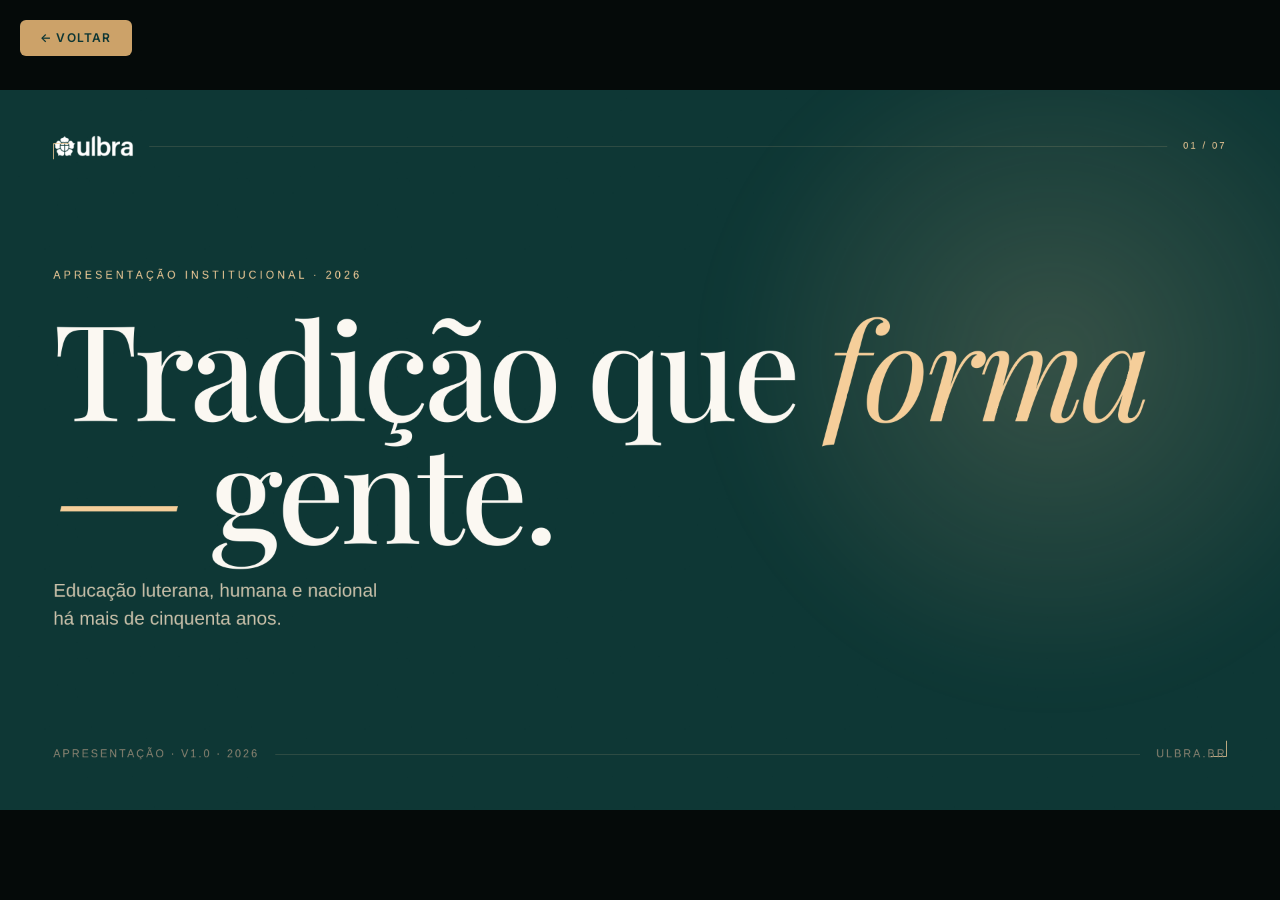
<file: slides/index.html>
<!DOCTYPE html>
<html lang="pt-BR">
<head>
<meta charset="UTF-8">
<title>Ulbra · Slide Templates</title>
<link rel="stylesheet" href="../colors_and_type.css">
<style>
  body { background: #050a09; }
  deck-stage { background: #050a09; }
  section[data-slide] {
    width: 1920px; height: 1080px;
    position: relative; overflow: hidden;
    color: var(--fg);
    background: var(--ulbra-primary-deep);
    box-sizing: border-box;
  }

  /* === HUD CHROME (top + bottom strips) === */
  .hud-top, .hud-bot {
    position: absolute; left: 80px; right: 80px;
    display: flex; align-items: center; gap: 24px;
    font: 500 13px/1 var(--font-mono);
    letter-spacing: 0.2em; text-transform: uppercase;
    color: var(--fg-dim);
    height: 56px;
  }
  .hud-top { top: 56px; }
  .hud-bot { bottom: 56px; }
  .hud-line { flex: 1; height: 1px; background: var(--surface-line); }
  .hud-num { color: var(--ulbra-gold-light); font-size: 14px; }
  .hud-logo { height: 32px; }

  .corner-mark {
    position: absolute; width: 24px; height: 24px;
    border: 1.5px solid var(--ulbra-gold-light);
  }
  .corner-mark.tl { top: 80px; left: 80px; border-right:0; border-bottom:0; }
  .corner-mark.br { bottom: 80px; right: 80px; border-left:0; border-top:0; }

  .eyebrow { font: 500 18px/1 var(--font-mono); letter-spacing: 0.3em; text-transform: uppercase; color: var(--ulbra-gold-light); }

  .back-btn {
    position: fixed; top: 20px; left: 20px; z-index: 1000;
    padding: 12px 20px;
    background: var(--ulbra-gold);
    color: var(--ulbra-primary-deep);
    border: none;
    border-radius: 6px;
    font: 600 12px/1 var(--font-sans);
    letter-spacing: 0.1em;
    text-transform: uppercase;
    cursor: pointer;
    transition: all 200ms;
    text-decoration: none;
    display: inline-flex;
    align-items: center;
    gap: 8px;
  }
  .back-btn:hover {
    background: var(--ulbra-gold-light);
    transform: translateY(-2px);
  }

  .grain-bg::after {
    content: ""; position: absolute; inset: 0; pointer-events: none;
    mix-blend-mode: overlay; opacity: .35;
    background-image: url("data:image/svg+xml;utf8,<svg xmlns='http://www.w3.org/2000/svg' width='240' height='240'><filter id='n'><feTurbulence type='fractalNoise' baseFrequency='0.95' numOctaves='2' stitchTiles='stitch'/><feColorMatrix values='0 0 0 0 1  0 0 0 0 1  0 0 0 0 1  0 0 0 0.07 0'/></filter><rect width='100%' height='100%' filter='url(%23n)'/></svg>");
  }

  /* ============ 01 TITLE ============ */
  .s-title .body {
    position: absolute;
    left: 80px; right: 80px;
    top: 200px; bottom: 200px;
    display: flex; flex-direction: column; justify-content: center;
  }
  .s-title h1 {
    font: 500 200px/0.92 var(--font-display); letter-spacing: -0.03em;
    margin: 32px 0 0;
    max-width: 14ch;
  }
  .s-title h1 em { font-style: italic; color: var(--ulbra-gold-light); font-weight: 400; }
  .s-title .sub { color: var(--fg-muted); font-size: 28px; max-width: 32ch; margin-top: 40px; line-height: 1.5; }
  .s-title .glow {
    position: absolute; right: -260px; top: -200px;
    width: 1200px; height: 1200px;
    border-radius: 50%;
    background: radial-gradient(circle, rgba(245,206,153,.18), transparent 60%);
    filter: blur(40px);
    pointer-events: none;
  }

  /* ============ 02 SECTION DIVIDER ============ */
  .s-divider {
    background: linear-gradient(160deg, var(--ulbra-bronze) 0%, var(--ulbra-gold) 50%, var(--ulbra-gold-light) 100%);
    color: var(--ulbra-primary-deep);
  }
  .s-divider .body {
    position: absolute;
    left: 80px; right: 80px;
    top: 200px; bottom: 200px;
    display: flex; flex-direction: column; justify-content: center;
  }
  .s-divider .num {
    font: 500 560px/0.8 var(--font-display); letter-spacing: -0.05em;
    color: rgba(13,54,52,.18);
    position: absolute; right: 80px; bottom: 120px;
    pointer-events: none;
    line-height: 0.8;
  }
  .s-divider h2 {
    font: 600 144px/0.95 var(--font-display); letter-spacing: -0.025em;
    max-width: 16ch;
    margin-top: 24px;
  }
  .s-divider h2 em { font-style: italic; color: var(--ulbra-bronze); font-weight: 500; }
  .s-divider .eyebrow { color: var(--ulbra-bronze); }
  .s-divider .hud-top, .s-divider .hud-bot { color: rgba(13,54,52,.55); }
  .s-divider .hud-line { background: rgba(13,54,52,.18); }
  .s-divider .corner-mark { border-color: var(--ulbra-primary-deep); }

  /* ============ 03 STAT ============ */
  .s-stat .body {
    position: absolute;
    left: 80px; right: 80px;
    top: 200px; bottom: 200px;
    display: flex; flex-direction: column; justify-content: center;
  }
  .s-stat .figure {
    font: 500 440px/0.85 var(--font-display);
    letter-spacing: -0.04em;
    color: var(--ulbra-gold-light);
    margin: 32px 0;
  }
  .s-stat .figure sup { font-size: .35em; vertical-align: top; }
  .s-stat .caption {
    font: 500 36px/1.3 var(--font-sans);
    color: var(--fg);
    max-width: 30ch;
  }
  .s-stat .source {
    position: absolute; right: 80px; bottom: 140px;
    font: 500 14px/1.4 var(--font-mono); letter-spacing: 0.16em; text-transform: uppercase;
    color: var(--fg-dim); text-align: right;
    max-width: 30ch;
  }

  /* ============ 04 QUOTE ============ */
  .s-quote {
    background: var(--ulbra-warm-white);
    color: var(--ulbra-primary-deep);
  }
  .s-quote .hud-top, .s-quote .hud-bot { color: var(--ink-dim); }
  .s-quote .hud-line { background: rgba(13,54,52,.14); }
  .s-quote .corner-mark { border-color: var(--ulbra-bronze); }
  .s-quote .body {
    position: absolute;
    left: 80px; right: 80px;
    top: 200px; bottom: 200px;
    display: grid; grid-template-columns: 100px 1fr; gap: 60px;
    align-content: center;
  }
  .s-quote .mark {
    font: 700 280px/0.7 var(--font-display);
    color: var(--ulbra-gold);
    align-self: start;
  }
  .s-quote blockquote {
    margin: 0;
    font: 500 88px/1.15 var(--font-display);
    letter-spacing: -0.015em;
    color: var(--ulbra-primary-deep);
    max-width: 18ch;
  }
  .s-quote blockquote em { font-style: italic; color: var(--ulbra-bronze); }
  .s-quote .attrib {
    margin-top: 56px;
    font: 500 18px/1.3 var(--font-mono); letter-spacing: 0.18em; text-transform: uppercase;
    color: var(--ulbra-bronze);
  }

  /* ============ 05 CONTENT (2-COL) ============ */
  .s-content .body {
    position: absolute;
    left: 80px; right: 80px;
    top: 200px; bottom: 160px;
    display: grid; grid-template-columns: 1fr 1.2fr; gap: 80px;
    align-content: start;
  }
  .s-content h2 { font: 500 84px/0.95 var(--font-display); letter-spacing: -0.02em; }
  .s-content h2 em { font-style: italic; color: var(--ulbra-gold-light); font-weight: 400; }
  .s-content .lede {
    font: 400 22px/1.5 var(--font-sans); color: var(--fg-muted); margin-top: 32px; max-width: 28ch;
  }
  .s-content .pillar-grid {
    display: grid; grid-template-columns: 1fr 1fr; gap: 24px;
  }
  .s-content .pillar {
    border: 1px solid var(--surface-line);
    border-radius: 16px;
    padding: 28px;
    background: rgba(245,206,153,.04);
  }
  .s-content .pillar .num {
    font: 500 14px/1 var(--font-mono); letter-spacing: 0.22em; color: var(--ulbra-gold-light);
  }
  .s-content .pillar h3 { font: 600 32px/1.1 var(--font-display); margin-top: 16px; color: var(--fg); }
  .s-content .pillar p { color: var(--fg-muted); font: 400 17px/1.5 var(--font-sans); margin-top: 12px; }

  /* ============ 06 DATA ============ */
  .s-data .body {
    position: absolute;
    left: 80px; right: 80px;
    top: 200px; bottom: 160px;
    display: flex; flex-direction: column;
  }
  .s-data h2 { font: 500 80px/0.95 var(--font-display); letter-spacing: -0.02em; margin-top: 16px; }
  .s-data h2 em { font-style: italic; color: var(--ulbra-gold-light); font-weight: 400; }
  .s-data .meta {
    color: var(--fg-muted); font: 500 18px/1.3 var(--font-mono);
    letter-spacing: 0.18em; text-transform: uppercase;
    margin-top: 16px;
  }
  .s-data .grid {
    display: grid; grid-template-columns: repeat(4, 1fr); gap: 24px;
    margin-top: 56px;
  }
  .s-data .stat {
    background: rgba(245,206,153,.04);
    border: 1px solid var(--surface-line);
    border-radius: 16px; padding: 28px;
  }
  .s-data .stat .lbl { font: 500 14px/1 var(--font-mono); letter-spacing: 0.22em; text-transform: uppercase; color: var(--fg-dim); }
  .s-data .stat .val { font: 500 80px/0.95 var(--font-display); letter-spacing: -0.02em; color: var(--ulbra-gold-light); margin-top: 16px; }
  .s-data .stat .delta { color: var(--fg-muted); font: 500 16px/1.3 var(--font-sans); margin-top: 8px; }

  /* ============ 07 CLOSING ============ */
  .s-close { background: var(--ulbra-primary-deep); }
  .s-close .body {
    position: absolute;
    left: 80px; right: 80px;
    top: 200px; bottom: 200px;
    display: flex; flex-direction: column; align-items: center; justify-content: center;
    text-align: center;
    gap: 56px;
  }
  .s-close .mark-big { width: 200px; height: 200px; }
  .s-close h2 { font: 500 144px/0.95 var(--font-display); letter-spacing: -0.025em; display: flex; align-items: baseline; gap: 32px; }
  .s-close h2 em { font-style: italic; color: var(--ulbra-gold-light); font-weight: 400; }
  .s-close h2 .wordmark { height: 1em; transform: translateY(.06em); }
  .s-close .url { font: 500 24px/1 var(--font-mono); letter-spacing: 0.22em; color: var(--ulbra-gold-light); text-transform: uppercase; }

</style>
</head>
<body>

<a href="../brandbook.html" class="back-btn">← Voltar</a>

<deck-stage>

  <!-- ============ 01 TITLE ============ -->
  <section data-slide data-screen-label="01 Title" class="s-title grain-bg">
    <div class="glow"></div>
    <div class="hud-top">
      <img class="hud-logo" src="../assets/ulbra-lockup-white.png" alt="Ulbra">
      <span class="hud-line"></span>
      <span class="hud-num">01 / 07</span>
    </div>
    <span class="corner-mark tl"></span>
    <span class="corner-mark br"></span>

    <div class="body">
      <div class="eyebrow">Apresentação Institucional · 2026</div>
      <h1>Tradição que <em>forma —</em> gente.</h1>
      <p class="sub">Educação luterana, humana e nacional há mais de cinquenta anos.</p>
    </div>

    <div class="hud-bot">
      <span>Apresentação · v1.0 · 2026</span>
      <span class="hud-line"></span>
      <span>ulbra.br</span>
    </div>
  </section>

  <!-- ============ 02 DIVIDER ============ -->
  <section data-slide data-screen-label="02 Divider" class="s-divider grain-bg">
    <div class="num">02</div>
    <div class="hud-top">
      <span>Section · Divider</span>
      <span class="hud-line"></span>
      <span class="hud-num" style="color: var(--ulbra-primary-deep)">02 / 07</span>
    </div>
    <span class="corner-mark tl"></span>
    <span class="corner-mark br"></span>
    <div class="body">
      <div class="eyebrow">Capítulo 02</div>
      <h2>Quem somos, o que <em>fazemos.</em></h2>
    </div>
    <div class="hud-bot">
      <span>ulbra · 2026</span><span class="hud-line"></span><span>ulbra.br</span>
    </div>
  </section>

  <!-- ============ 03 STAT ============ -->
  <section data-slide data-screen-label="03 Stat" class="s-stat grain-bg">
    <div class="hud-top">
      <img class="hud-logo" src="../assets/ulbra-lockup-white.png" alt="Ulbra">
      <span class="hud-line"></span>
      <span class="hud-num">03 / 07</span>
    </div>
    <span class="corner-mark tl"></span><span class="corner-mark br"></span>

    <div class="body">
      <div class="eyebrow">Presença nacional</div>
      <div class="figure">7<sup>+</sup></div>
      <div class="caption">estados brasileiros com unidades ulbra — da Amazônia ao Rio Grande do Sul.</div>
    </div>

    <div class="source">
      Fonte: Censo institucional ulbra<br>Dados de matrícula 2026/1
    </div>

    <div class="hud-bot"><span>03 · Stat</span><span class="hud-line"></span><span>ulbra.br</span></div>
  </section>

  <!-- ============ 04 QUOTE ============ -->
  <section data-slide data-screen-label="04 Quote" class="s-quote grain-bg">
    <div class="hud-top">
      <img class="hud-logo" src="../assets/ulbra-lockup-dark.png" alt="Ulbra">
      <span class="hud-line"></span>
      <span class="hud-num" style="color: var(--ulbra-bronze)">04 / 07</span>
    </div>
    <span class="corner-mark tl"></span><span class="corner-mark br"></span>

    <div class="body">
      <div class="mark">"</div>
      <div>
        <blockquote>Aqui eu não fiz só um curso — aqui eu <em>encontrei meu chão.</em></blockquote>
        <div class="attrib">— Ana Beatriz · Psicologia · Canoas · Turma de 2024</div>
      </div>
    </div>

    <div class="hud-bot"><span>04 · Quote</span><span class="hud-line"></span><span>ulbra.br</span></div>
  </section>

  <!-- ============ 05 CONTENT (2-COL) ============ -->
  <section data-slide data-screen-label="05 Content" class="s-content grain-bg">
    <div class="hud-top">
      <img class="hud-logo" src="../assets/ulbra-lockup-white.png" alt="Ulbra">
      <span class="hud-line"></span>
      <span class="hud-num">05 / 07</span>
    </div>
    <span class="corner-mark tl"></span><span class="corner-mark br"></span>

    <div class="body">
      <div>
        <div class="eyebrow">Quatro pilares</div>
        <h2 style="margin-top:24px">O que <em>nos</em> define.</h2>
        <p class="lede">Não é tradição por tradição — é tradição que prepara o presente para servir o futuro.</p>
      </div>
      <div class="pillar-grid">
        <div class="pillar"><div class="num">01</div><h3>Acolhimento</h3><p>Comunidade que recebe o aluno como pessoa, não como número de matrícula.</p></div>
        <div class="pillar"><div class="num">02</div><h3>Excelência</h3><p>Cinco Faculdades de Medicina, dezenas de cursos credenciados.</p></div>
        <div class="pillar"><div class="num">03</div><h3>Humanística</h3><p>Formação que ultrapassa o currículo técnico e desenvolve pessoas inteiras.</p></div>
        <div class="pillar"><div class="num">04</div><h3>Compromisso</h3><p>Presença nas comunidades onde estamos — ensino, pesquisa e extensão.</p></div>
      </div>
    </div>

    <div class="hud-bot"><span>05 · Content</span><span class="hud-line"></span><span>ulbra.br</span></div>
  </section>

  <!-- ============ 06 DATA ============ -->
  <section data-slide data-screen-label="06 Data" class="s-data grain-bg">
    <div class="hud-top">
      <img class="hud-logo" src="../assets/ulbra-lockup-white.png" alt="Ulbra">
      <span class="hud-line"></span>
      <span class="hud-num">06 / 07</span>
    </div>
    <span class="corner-mark tl"></span><span class="corner-mark br"></span>

    <div class="body">
      <div>
        <div class="eyebrow">Captação 2026/1</div>
        <h2>Em <em>números.</em></h2>
        <p class="meta">Dados consolidados · Vestibular · Janeiro 2026</p>
      </div>

      <div class="grid">
        <div class="stat"><div class="lbl">Inscritos</div><div class="val">12,4K</div><div class="delta">▲ 18,4% vs 2025/1</div></div>
        <div class="stat"><div class="lbl">Matrículas</div><div class="val">8,2K</div><div class="delta">▲ 9,2% vs 2025/1</div></div>
        <div class="stat"><div class="lbl">Conversão</div><div class="val">66%</div><div class="delta">▲ 3,1 p.p.</div></div>
        <div class="stat"><div class="lbl">Unidades</div><div class="val">17</div><div class="delta">7 estados · EAD nacional</div></div>
      </div>
    </div>

    <div class="hud-bot"><span>06 · Data</span><span class="hud-line"></span><span>ulbra.br</span></div>
  </section>

  <!-- ============ 07 CLOSING ============ -->
  <section data-slide data-screen-label="07 Closing" class="s-close grain-bg">
    <div class="hud-top">
      <span>Encerramento</span>
      <span class="hud-line"></span>
      <span class="hud-num">07 / 07</span>
    </div>
    <span class="corner-mark tl"></span><span class="corner-mark br"></span>

    <div class="body">
      <img class="mark-big" src="../assets/ulbra-mark-white.png" alt="Ulbra">
      <h2>Forme-se <img class="wordmark" src="../assets/ulbra-wordmark-white.png" alt="ulbra"><em>.</em></h2>
      <div class="url">ulbra.br · vestibular 2026</div>
    </div>

    <div class="hud-bot"><span>Obrigado</span><span class="hud-line"></span><span>marca@ulbra.br</span></div>
  </section>

</deck-stage>

<script src="deck-stage.js"></script>
</body>
</html>
</file>
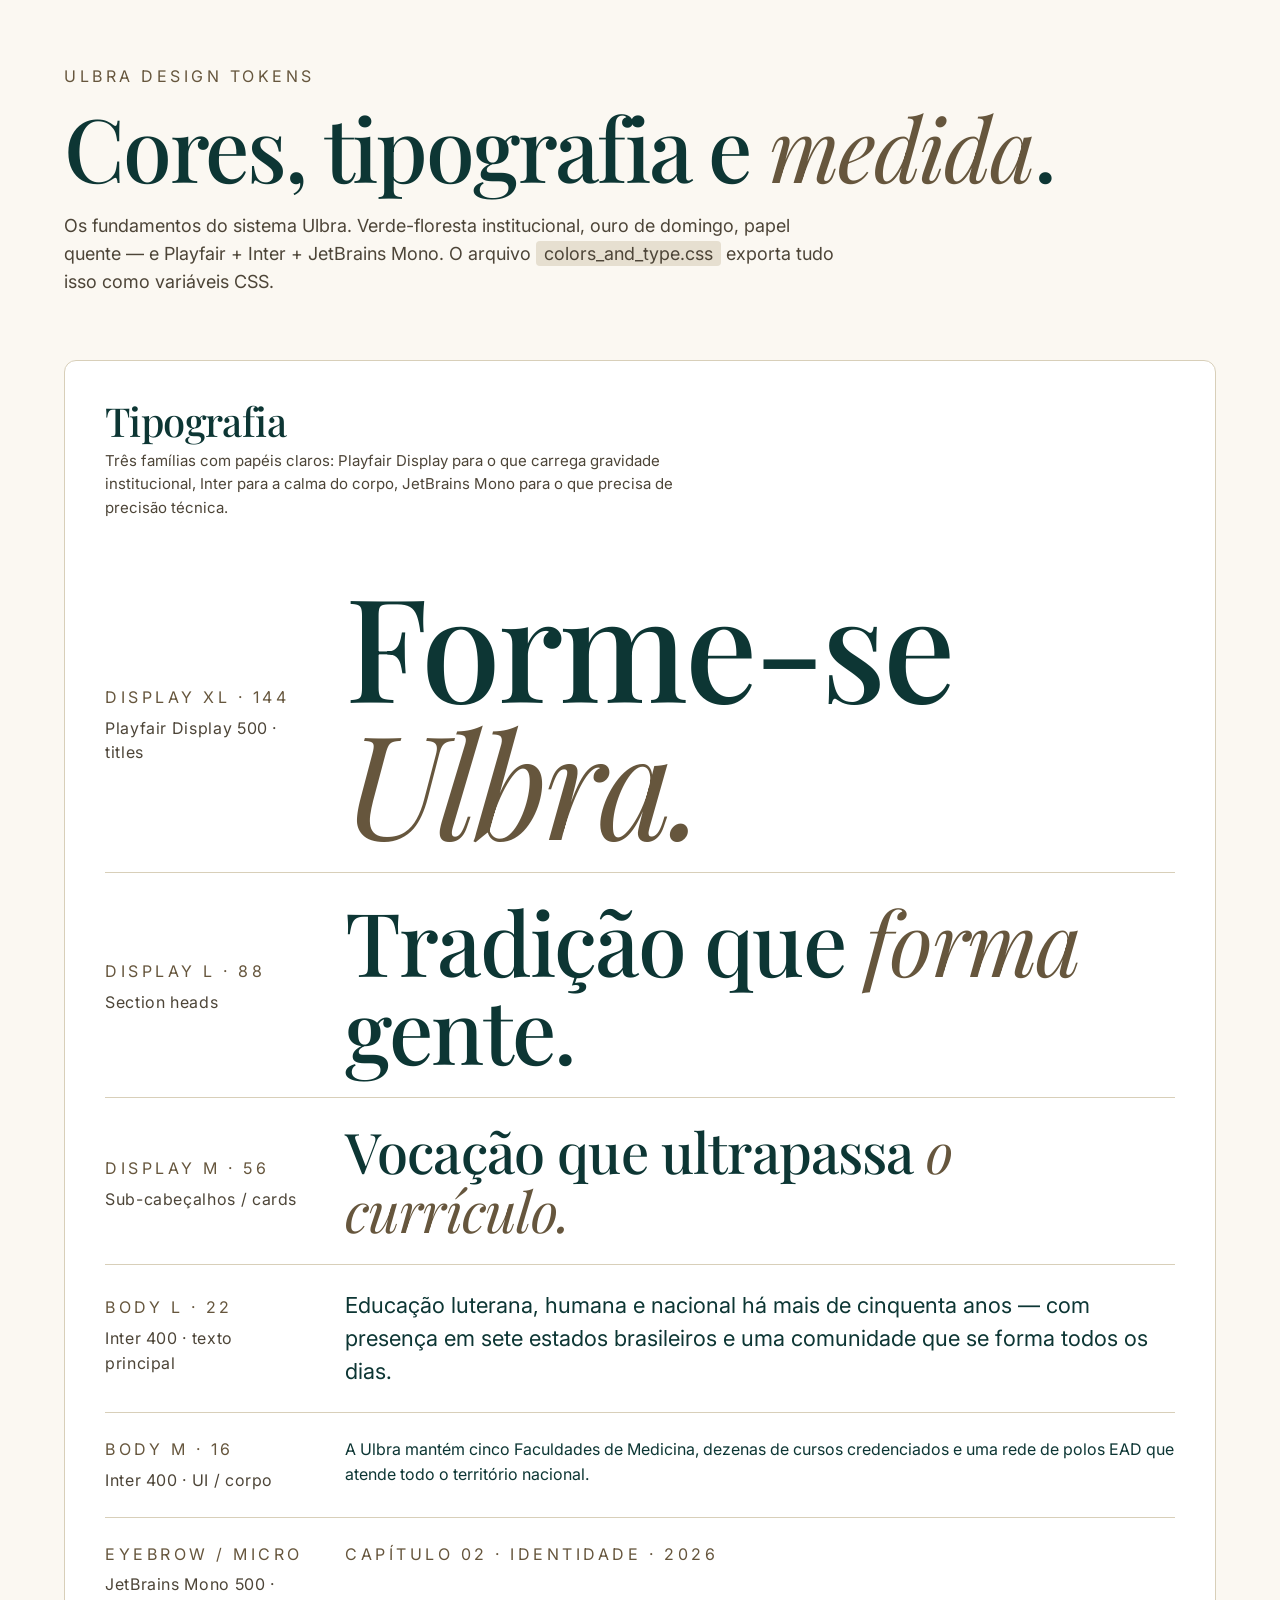
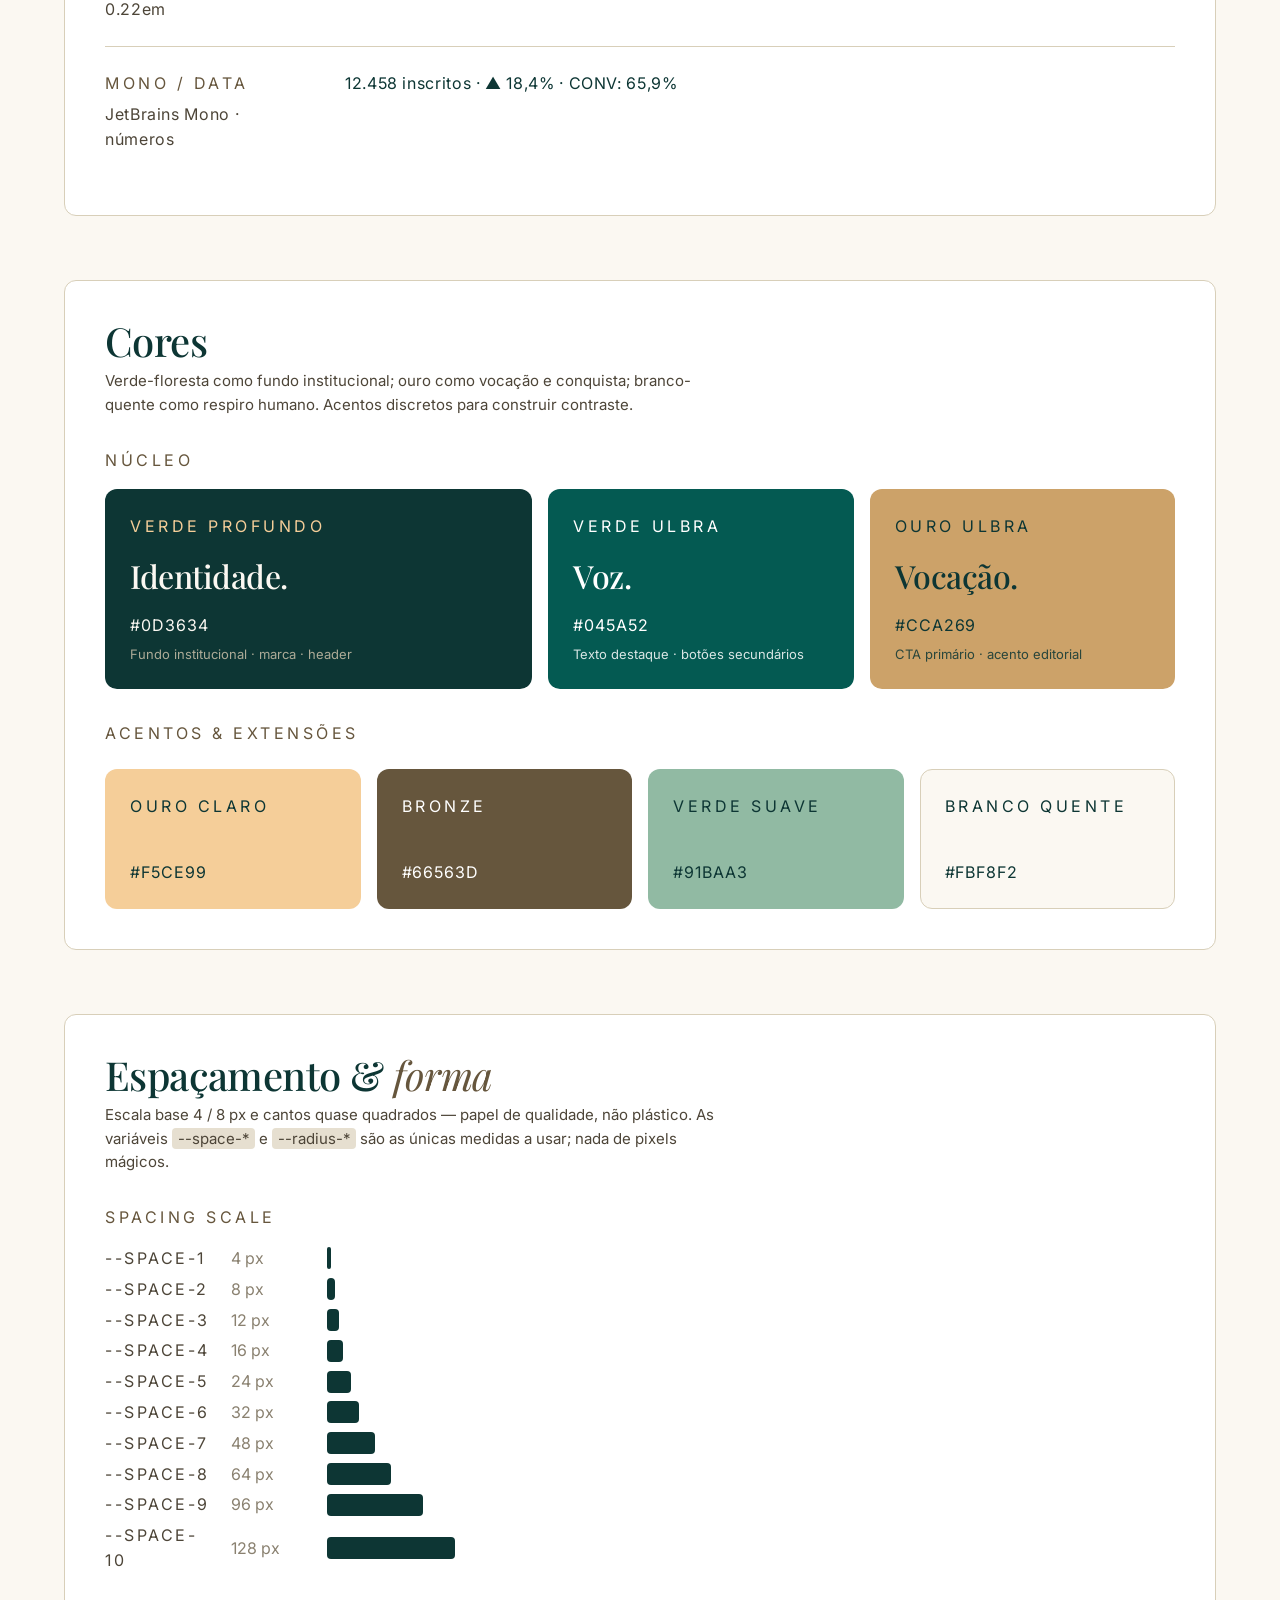
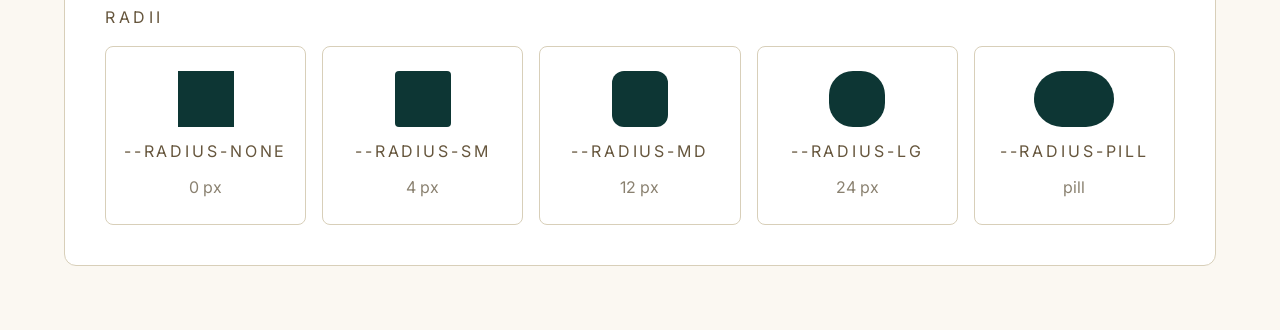
<file: tokens.html>
<!DOCTYPE html>
<html lang="pt-BR"><head><meta charset="UTF-8"><title>Ulbra · Tokens & Type</title>
<link rel="stylesheet" href="colors_and_type.css">
<style>
  body { background: var(--ulbra-warm-white); color: var(--ulbra-primary-deep); padding: 64px; }
  .wrap { max-width: 1200px; margin: 0 auto; display: flex; flex-direction: column; gap: 64px; }
  .lbl { font: 500 11px/1 var(--font-mono); letter-spacing: 0.22em; text-transform: uppercase; color: var(--ulbra-bronze); margin-bottom: 16px; display: block; }
  h1 { font: 500 88px/0.95 var(--font-display); letter-spacing: -0.025em; }
  h1 em { font-style: italic; color: var(--ulbra-bronze); font-weight: 400; }
  .det { font: 400 18px/1.55 var(--font-sans); color: var(--ink-muted); max-width: 70ch; }
  section { padding: 40px; background: white; border: 1px solid var(--paper-line); border-radius: 12px; }
  section h2 { font: 500 40px/1 var(--font-display); letter-spacing: -0.015em; margin-bottom: 8px; }
  section h2 em { font-style: italic; color: var(--ulbra-bronze); font-weight: 400; }
  section .sec-det { font: 400 15px/1.55 var(--font-sans); color: var(--ink-muted); margin-bottom: 32px; max-width: 70ch; }

  /* TYPE */
  .type-row { padding: 24px 0; border-top: 1px solid var(--paper-line); display: grid; grid-template-columns: 200px 1fr; gap: 40px; align-items: baseline;}
  .type-row:first-of-type { border-top: 0; }
  .type-row .meta .lbl { display: block; margin-bottom: 6px; color: var(--ulbra-bronze); }
  .type-row .meta .det { font: 500 13px/1.4 var(--font-mono); color: var(--ink-muted); letter-spacing: 0.04em; }

  /* COLOR */
  .core-grid { display: grid; grid-template-columns: 1.4fr 1fr 1fr; gap: 16px; margin-top: 16px; }
  .ext-grid  { display: grid; grid-template-columns: repeat(4, 1fr); gap: 16px; margin-top: 24px; }
  .swatch { border-radius: 12px; padding: 24px; min-height: 200px; display: flex; flex-direction: column; justify-content: space-between; border: 1px solid transparent; }
  .swatch .name { font: 500 12px/1 var(--font-mono); letter-spacing: 0.22em; text-transform: uppercase; }
  .swatch h3 { font: 500 32px/1 var(--font-display); letter-spacing: -0.015em; }
  .swatch .hex { font: 500 14px/1 var(--font-mono); letter-spacing: 0.06em; }
  .swatch .role { font: 400 13px/1.4 var(--font-sans); margin-top: 8px; opacity: 0.85; }

  /* SPACING */
  .scale { display: flex; flex-direction: column; gap: 6px; margin-top: 16px; }
  .scale .step { display: grid; grid-template-columns: 110px 80px 1fr; align-items: center; gap: 16px; }
  .scale .step .name { font: 500 12px/1 var(--font-mono); letter-spacing: 0.16em; text-transform: uppercase; color: var(--ink-muted); }
  .scale .step .px { font: 500 12px/1 var(--font-mono); color: var(--ink-dim); }
  .scale .step .bar { height: 22px; background: var(--ulbra-primary-deep); border-radius: 4px; }

  .radii { display: grid; grid-template-columns: repeat(5, 1fr); gap: 16px; margin-top: 16px; }
  .radii .card { padding: 24px 16px; border: 1px solid var(--paper-line); text-align: center; display: flex; flex-direction: column; gap: 12px; align-items: center; border-radius: 8px; }
  .radii .card .demo { width: 56px; height: 56px; background: var(--ulbra-primary-deep); }
  .radii .card .name { font: 500 11px/1 var(--font-mono); letter-spacing: 0.18em; color: var(--ulbra-bronze); text-transform: uppercase; }
  .radii .card .px { font: 500 11px/1 var(--font-mono); color: var(--ink-dim); }
</style></head><body>
<div class="wrap">

  <header>
    <span class="lbl">Ulbra Design Tokens</span>
    <h1>Cores, tipografia e <em>medida</em>.</h1>
    <p class="det" style="margin-top:24px">Os fundamentos do sistema Ulbra. Verde-floresta institucional, ouro de domingo, papel quente — e Playfair + Inter + JetBrains Mono. O arquivo <code style="font-family: var(--font-mono); background: var(--ulbra-fog); padding: 2px 8px; border-radius: 4px">colors_and_type.css</code> exporta tudo isso como variáveis CSS.</p>
  </header>

  <!-- =========== TIPOGRAFIA =========== -->
  <section>
    <h2>Tipografia</h2>
    <p class="sec-det">Três famílias com papéis claros: Playfair Display para o que carrega gravidade institucional, Inter para a calma do corpo, JetBrains Mono para o que precisa de precisão técnica.</p>

    <div class="type-row">
      <div class="meta"><span class="lbl">Display XL · 144</span><span class="det">Playfair Display 500 · titles</span></div>
      <div style="font: 500 144px/0.95 var(--font-display); letter-spacing: -0.025em">Forme-se <em style="font-style: italic; color: var(--ulbra-bronze); font-weight: 400">Ulbra.</em></div>
    </div>
    <div class="type-row">
      <div class="meta"><span class="lbl">Display L · 88</span><span class="det">Section heads</span></div>
      <div style="font: 500 88px/1 var(--font-display); letter-spacing: -0.02em">Tradição que <em style="font-style: italic; color: var(--ulbra-bronze); font-weight: 400">forma</em> gente.</div>
    </div>
    <div class="type-row">
      <div class="meta"><span class="lbl">Display M · 56</span><span class="det">Sub-cabeçalhos / cards</span></div>
      <div style="font: 500 56px/1.05 var(--font-display); letter-spacing: -0.015em">Vocação que ultrapassa <em style="font-style: italic; color: var(--ulbra-bronze); font-weight: 400">o currículo.</em></div>
    </div>
    <div class="type-row">
      <div class="meta"><span class="lbl">Body L · 22</span><span class="det">Inter 400 · texto principal</span></div>
      <div style="font: 400 22px/1.5 var(--font-sans)">Educação luterana, humana e nacional há mais de cinquenta anos — com presença em sete estados brasileiros e uma comunidade que se forma todos os dias.</div>
    </div>
    <div class="type-row">
      <div class="meta"><span class="lbl">Body M · 16</span><span class="det">Inter 400 · UI / corpo</span></div>
      <div style="font: 400 16px/1.55 var(--font-sans)">A Ulbra mantém cinco Faculdades de Medicina, dezenas de cursos credenciados e uma rede de polos EAD que atende todo o território nacional.</div>
    </div>
    <div class="type-row">
      <div class="meta"><span class="lbl">Eyebrow / Micro</span><span class="det">JetBrains Mono 500 · 0.22em</span></div>
      <div style="font: 500 11px/1 var(--font-mono); letter-spacing: 0.22em; text-transform: uppercase; color: var(--ulbra-bronze)">Capítulo 02 · Identidade · 2026</div>
    </div>
    <div class="type-row">
      <div class="meta"><span class="lbl">Mono / Data</span><span class="det">JetBrains Mono · números</span></div>
      <div style="font: 500 14px/1.4 var(--font-mono); letter-spacing: 0.04em">12.458 inscritos · ▲ 18,4% · CONV: 65,9%</div>
    </div>
  </section>

  <!-- =========== CORES =========== -->
  <section>
    <h2>Cores</h2>
    <p class="sec-det">Verde-floresta como fundo institucional; ouro como vocação e conquista; branco-quente como respiro humano. Acentos discretos para construir contraste.</p>

    <span class="lbl" style="margin-top: 8px">Núcleo</span>
    <div class="core-grid">
      <div class="swatch" style="background: var(--ulbra-primary-deep); color: var(--fg);">
        <div><span class="name" style="color: var(--ulbra-gold-light)">Verde Profundo</span></div>
        <h3>Identidade.</h3>
        <div><span class="hex">#0D3634</span><div class="role" style="color: var(--fg-muted)">Fundo institucional · marca · header</div></div>
      </div>
      <div class="swatch" style="background: var(--ulbra-primary); color: white;">
        <div><span class="name">Verde Ulbra</span></div>
        <h3>Voz.</h3>
        <div><span class="hex">#045A52</span><div class="role">Texto destaque · botões secundários</div></div>
      </div>
      <div class="swatch" style="background: var(--ulbra-gold); color: var(--ulbra-primary-deep);">
        <div><span class="name">Ouro Ulbra</span></div>
        <h3>Vocação.</h3>
        <div><span class="hex">#CCA269</span><div class="role">CTA primário · acento editorial</div></div>
      </div>
    </div>

    <span class="lbl" style="margin-top: 32px">Acentos & extensões</span>
    <div class="ext-grid">
      <div class="swatch" style="background: var(--ulbra-gold-light); color: var(--ulbra-primary-deep); min-height: 140px"><span class="name">Ouro claro</span><span class="hex">#F5CE99</span></div>
      <div class="swatch" style="background: var(--ulbra-bronze); color: white; min-height: 140px"><span class="name">Bronze</span><span class="hex">#66563D</span></div>
      <div class="swatch" style="background: var(--ulbra-primary-soft); color: var(--ulbra-primary-deep); min-height: 140px"><span class="name">Verde Suave</span><span class="hex">#91BAA3</span></div>
      <div class="swatch" style="background: var(--ulbra-warm-white); color: var(--ulbra-primary-deep); border-color: var(--paper-line); min-height: 140px"><span class="name">Branco Quente</span><span class="hex">#FBF8F2</span></div>
    </div>
  </section>

  <!-- =========== SPACING + RADII =========== -->
  <section>
    <h2>Espaçamento &amp; <em>forma</em></h2>
    <p class="sec-det">Escala base 4 / 8 px e cantos quase quadrados — papel de qualidade, não plástico. As variáveis <code style="font-family: var(--font-mono); background: var(--ulbra-fog); padding: 1px 6px; border-radius: 4px">--space-*</code> e <code style="font-family: var(--font-mono); background: var(--ulbra-fog); padding: 1px 6px; border-radius: 4px">--radius-*</code> são as únicas medidas a usar; nada de pixels mágicos.</p>

    <span class="lbl">Spacing scale</span>
    <div class="scale">
      <div class="step"><span class="name">--space-1</span><span class="px">4 px</span><div class="bar" style="width:4px"></div></div>
      <div class="step"><span class="name">--space-2</span><span class="px">8 px</span><div class="bar" style="width:8px"></div></div>
      <div class="step"><span class="name">--space-3</span><span class="px">12 px</span><div class="bar" style="width:12px"></div></div>
      <div class="step"><span class="name">--space-4</span><span class="px">16 px</span><div class="bar" style="width:16px"></div></div>
      <div class="step"><span class="name">--space-5</span><span class="px">24 px</span><div class="bar" style="width:24px"></div></div>
      <div class="step"><span class="name">--space-6</span><span class="px">32 px</span><div class="bar" style="width:32px"></div></div>
      <div class="step"><span class="name">--space-7</span><span class="px">48 px</span><div class="bar" style="width:48px"></div></div>
      <div class="step"><span class="name">--space-8</span><span class="px">64 px</span><div class="bar" style="width:64px"></div></div>
      <div class="step"><span class="name">--space-9</span><span class="px">96 px</span><div class="bar" style="width:96px"></div></div>
      <div class="step"><span class="name">--space-10</span><span class="px">128 px</span><div class="bar" style="width:128px"></div></div>
    </div>

    <span class="lbl" style="margin-top: 32px">Radii</span>
    <div class="radii">
      <div class="card"><div class="demo" style="border-radius: 0"></div><span class="name">--radius-none</span><span class="px">0 px</span></div>
      <div class="card"><div class="demo" style="border-radius: 4px"></div><span class="name">--radius-sm</span><span class="px">4 px</span></div>
      <div class="card"><div class="demo" style="border-radius: 12px"></div><span class="name">--radius-md</span><span class="px">12 px</span></div>
      <div class="card"><div class="demo" style="border-radius: 24px"></div><span class="name">--radius-lg</span><span class="px">24 px</span></div>
      <div class="card"><div class="demo" style="border-radius: 999px; width: 80px;"></div><span class="name">--radius-pill</span><span class="px">pill</span></div>
    </div>
  </section>

</div>
</body></html>
</file>
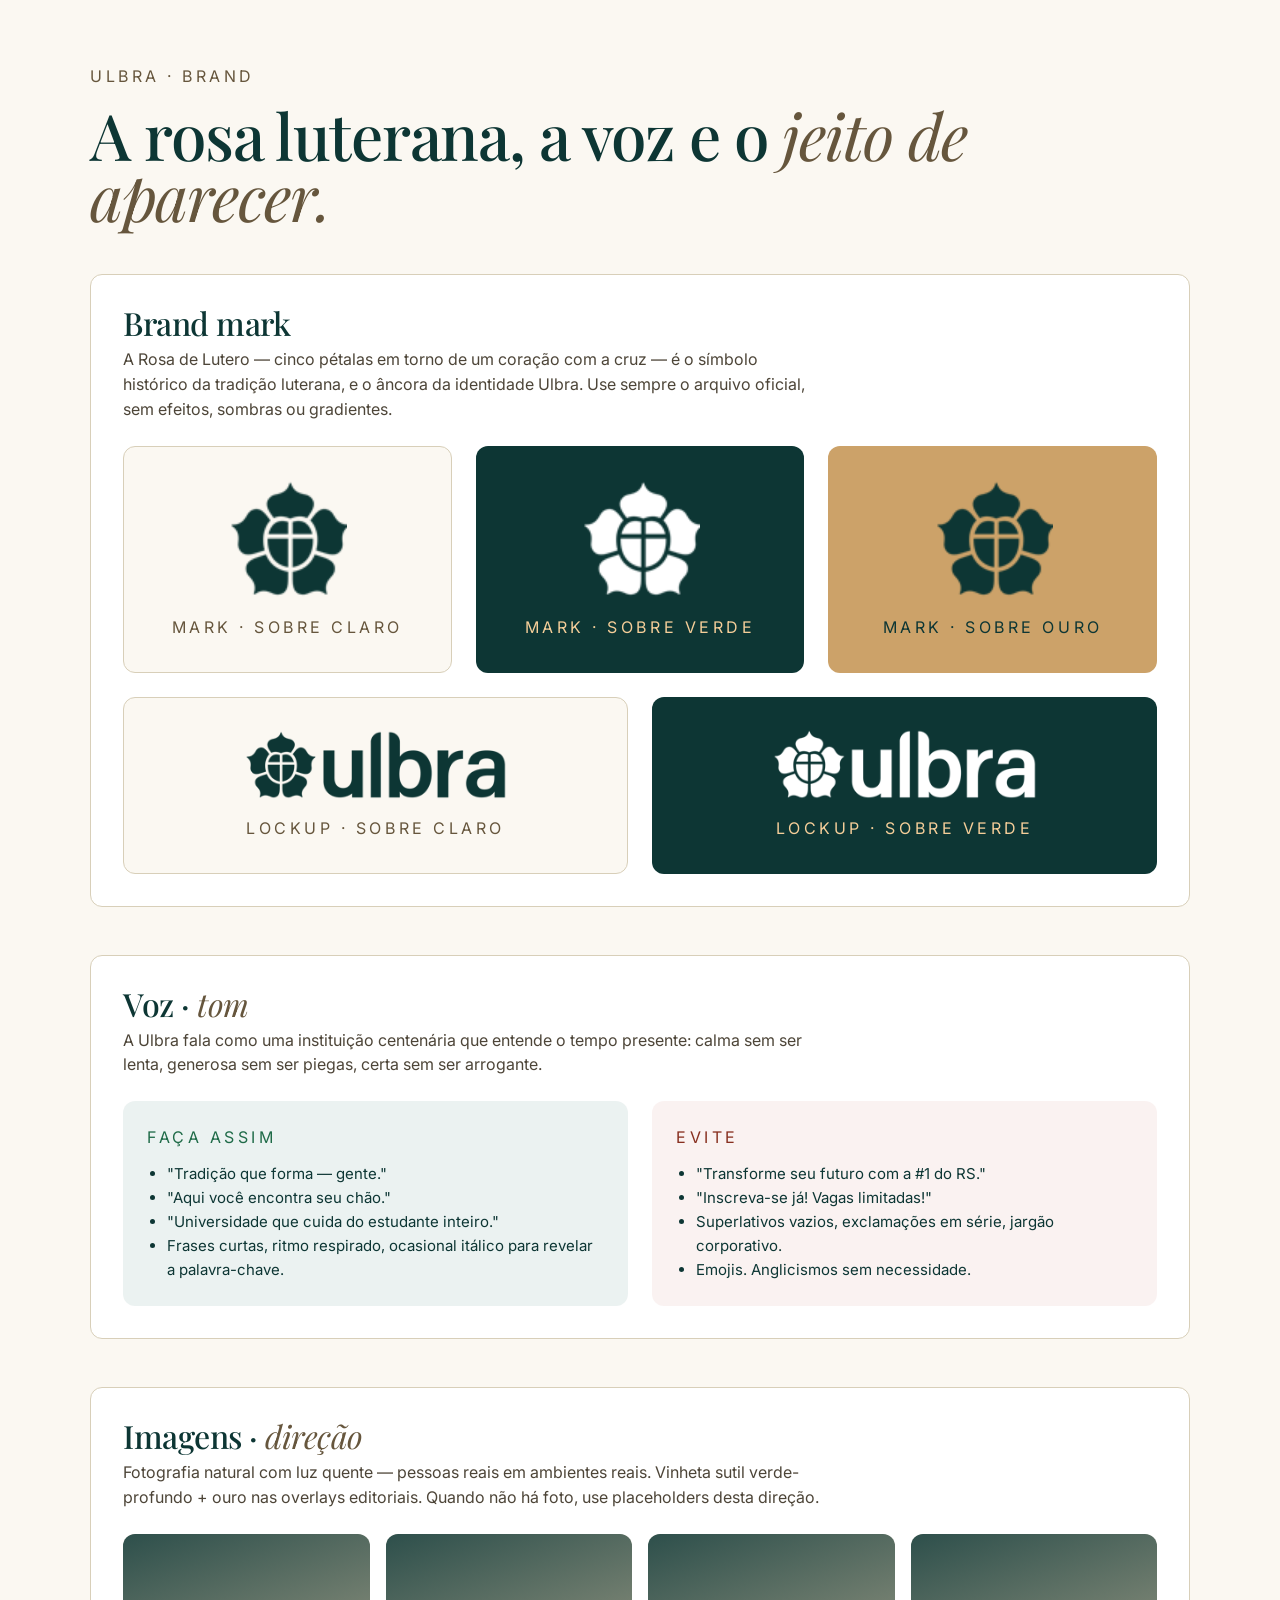
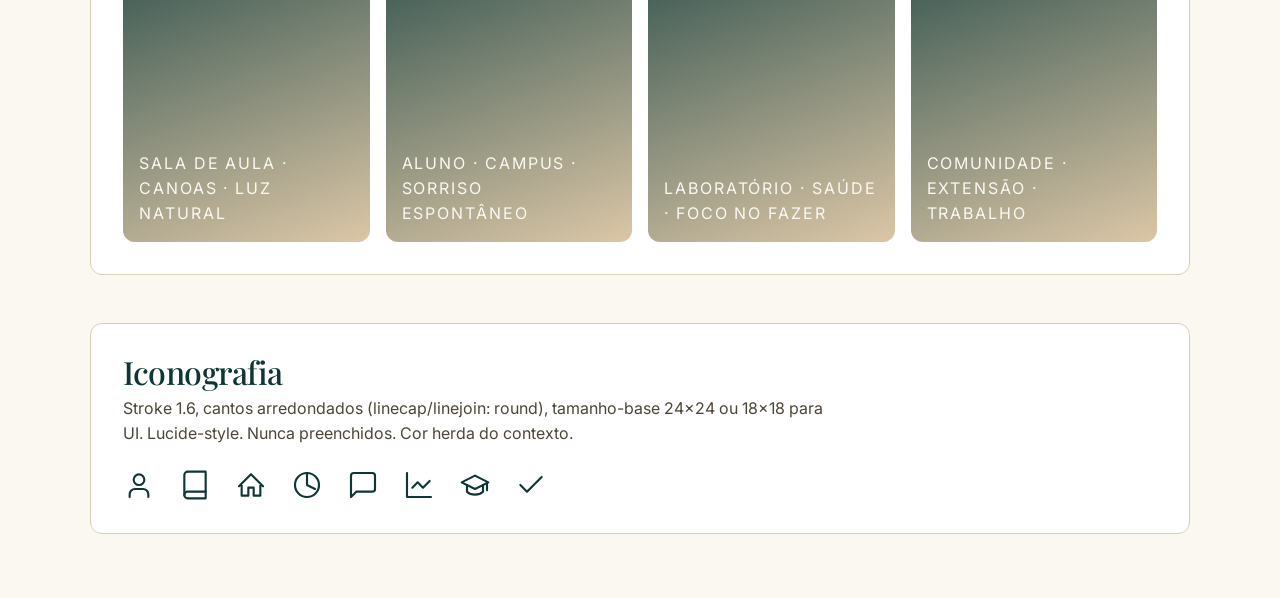
<file: preview/brand.html>
<!DOCTYPE html>
<html lang="pt-BR"><head><meta charset="UTF-8"><title>Ulbra · Marca</title>
<link rel="stylesheet" href="../colors_and_type.css">
<style>
  body { background: var(--ulbra-warm-white); color: var(--ulbra-primary-deep); padding: 64px; }
  .wrap { max-width: 1100px; margin: 0 auto; display: flex; flex-direction: column; gap: 48px; }
  h1 { font: 500 64px/0.95 var(--font-display); letter-spacing: -0.02em; }
  h1 em { font-style: italic; color: var(--ulbra-bronze); font-weight: 400; }
  .lbl { font: 500 11px/1 var(--font-mono); letter-spacing: 0.22em; text-transform: uppercase; color: var(--ulbra-bronze); margin-bottom: 16px; display: block; }
  .det { font: 400 16px/1.55 var(--font-sans); color: var(--ink-muted); max-width: 70ch; }
  section { padding: 32px; background: white; border: 1px solid var(--paper-line); border-radius: 12px; }
  section h2 { font: 500 32px/1 var(--font-display); letter-spacing: -0.015em; margin-bottom: 8px; }
  section h2 em { font-style: italic; color: var(--ulbra-bronze); font-weight: 400; }
  .grid-3 { display: grid; grid-template-columns: 1fr 1fr 1fr; gap: 24px; }
  .grid-2 { display: grid; grid-template-columns: 1fr 1fr; gap: 24px; }
  .markbox { padding: 32px; border: 1px solid var(--paper-line); border-radius: 12px; display: flex; flex-direction: column; gap: 16px; align-items: center; justify-content: center; min-height: 220px; }
  .markbox.dark { background: var(--ulbra-primary-deep); border: 0; }
  .markbox.gold { background: var(--ulbra-gold); border: 0; }
  .markbox img { max-width: 60%; height: auto; }
  .markbox .name { font: 500 11px/1 var(--font-mono); letter-spacing: 0.22em; text-transform: uppercase; color: var(--ulbra-bronze); }
  .markbox.dark .name { color: var(--ulbra-gold-light); }
  .markbox.gold .name { color: var(--ulbra-primary-deep); }

  .voice { display: grid; grid-template-columns: 1fr 1fr; gap: 24px; }
  .voice .col { padding: 24px; border-radius: 12px; }
  .voice .col.do { background: rgba(4,90,82,.08); }
  .voice .col.dont { background: rgba(184,90,74,.08); }
  .voice h4 { font: 500 11px/1 var(--font-mono); letter-spacing: 0.22em; text-transform: uppercase; margin-bottom: 12px; }
  .voice .do h4 { color: #1f6b48; }
  .voice .dont h4 { color: #872f1f; }
  .voice ul { font: 400 15px/1.6 var(--font-sans); padding-left: 20px; }

  .imagery-grid { display: grid; grid-template-columns: repeat(4, 1fr); gap: 16px; }
  .imagery-grid .ph {
    aspect-ratio: 4/5;
    border-radius: 12px;
    background: var(--ulbra-fog);
    display: flex; align-items: end; padding: 16px;
    font: 500 11px/1.3 var(--font-mono); letter-spacing: 0.12em; text-transform: uppercase; color: var(--ulbra-bronze);
    position: relative; overflow: hidden;
  }
  .imagery-grid .ph::before {
    content: ""; position: absolute; inset: 0;
    background: linear-gradient(160deg, rgba(13,54,52,.85), rgba(204,162,105,.4));
  }
  .imagery-grid .ph span { position: relative; color: var(--ulbra-warm-white); z-index: 1; }
</style></head><body>
<div class="wrap">

  <header>
    <span class="lbl">Ulbra · Brand</span>
    <h1>A rosa luterana, a voz e o <em>jeito de aparecer.</em></h1>
  </header>

  <section>
    <h2>Brand mark</h2>
    <p class="det">A Rosa de Lutero — cinco pétalas em torno de um coração com a cruz — é o símbolo histórico da tradição luterana, e o âncora da identidade Ulbra. Use sempre o arquivo oficial, sem efeitos, sombras ou gradientes.</p>
    <div class="grid-3" style="margin-top:24px">
      <div class="markbox" style="background: var(--ulbra-warm-white); border-color: var(--paper-line)"><img src="../assets/ulbra-mark-dark.png" alt="Mark verde sobre claro" style="width:120px"><span class="name">Mark · sobre claro</span></div>
      <div class="markbox dark"><img src="../assets/ulbra-mark-white.png" alt="Mark branco sobre verde" style="width:120px"><span class="name">Mark · sobre verde</span></div>
      <div class="markbox gold"><img src="../assets/ulbra-mark-dark.png" alt="Mark verde sobre ouro" style="width:120px"><span class="name">Mark · sobre ouro</span></div>
    </div>

    <div class="grid-2" style="margin-top:24px">
      <div class="markbox" style="min-height:160px; background: var(--ulbra-warm-white); border-color: var(--paper-line)">
        <img src="../assets/ulbra-lockup-dark.png" alt="Lockup horizontal" style="width:60%">
        <span class="name">Lockup · sobre claro</span>
      </div>
      <div class="markbox dark" style="min-height:160px">
        <img src="../assets/ulbra-lockup-white.png" alt="Lockup branco" style="width:60%">
        <span class="name">Lockup · sobre verde</span>
      </div>
    </div>
  </section>

  <section>
    <h2>Voz · <em>tom</em></h2>
    <p class="det">A Ulbra fala como uma instituição centenária que entende o tempo presente: calma sem ser lenta, generosa sem ser piegas, certa sem ser arrogante.</p>
    <div class="voice" style="margin-top:24px">
      <div class="col do">
        <h4>Faça assim</h4>
        <ul>
          <li>"Tradição que forma — gente."</li>
          <li>"Aqui você encontra seu chão."</li>
          <li>"Universidade que cuida do estudante inteiro."</li>
          <li>Frases curtas, ritmo respirado, ocasional itálico para revelar a palavra-chave.</li>
        </ul>
      </div>
      <div class="col dont">
        <h4>Evite</h4>
        <ul>
          <li>"Transforme seu futuro com a #1 do RS."</li>
          <li>"Inscreva-se já! Vagas limitadas!"</li>
          <li>Superlativos vazios, exclamações em série, jargão corporativo.</li>
          <li>Emojis. Anglicismos sem necessidade.</li>
        </ul>
      </div>
    </div>
  </section>

  <section>
    <h2>Imagens · <em>direção</em></h2>
    <p class="det">Fotografia natural com luz quente — pessoas reais em ambientes reais. Vinheta sutil verde-profundo + ouro nas overlays editoriais. Quando não há foto, use placeholders desta direção.</p>
    <div class="imagery-grid" style="margin-top:24px">
      <div class="ph"><span>Sala de aula · Canoas · luz natural</span></div>
      <div class="ph"><span>Aluno · campus · sorriso espontâneo</span></div>
      <div class="ph"><span>Laboratório · saúde · foco no fazer</span></div>
      <div class="ph"><span>Comunidade · extensão · trabalho</span></div>
    </div>
  </section>

  <section>
    <h2>Iconografia</h2>
    <p class="det">Stroke 1.6, cantos arredondados (linecap/linejoin: round), tamanho-base 24×24 ou 18×18 para UI. Lucide-style. Nunca preenchidos. Cor herda do contexto.</p>
    <div style="display: flex; gap: 24px; margin-top: 24px; flex-wrap: wrap; color: var(--ulbra-primary-deep);">
      <svg width="32" height="32" fill="none" stroke="currentColor" stroke-width="1.6" stroke-linecap="round" stroke-linejoin="round" viewBox="0 0 24 24"><circle cx="12" cy="8" r="4"/><path d="M5 21v-2a4 4 0 0 1 4-4h6a4 4 0 0 1 4 4v2"/></svg>
      <svg width="32" height="32" fill="none" stroke="currentColor" stroke-width="1.6" stroke-linecap="round" stroke-linejoin="round" viewBox="0 0 24 24"><path d="M4 19.5A2.5 2.5 0 0 1 6.5 17H20"/><path d="M6.5 2H20v20H6.5A2.5 2.5 0 0 1 4 19.5v-15A2.5 2.5 0 0 1 6.5 2z"/></svg>
      <svg width="32" height="32" fill="none" stroke="currentColor" stroke-width="1.6" stroke-linecap="round" stroke-linejoin="round" viewBox="0 0 24 24"><path d="M3 13l9-9 9 9M5 11v9h5v-6h4v6h5v-9"/></svg>
      <svg width="32" height="32" fill="none" stroke="currentColor" stroke-width="1.6" stroke-linecap="round" stroke-linejoin="round" viewBox="0 0 24 24"><circle cx="12" cy="12" r="9"/><path d="M12 3v9l6 3"/></svg>
      <svg width="32" height="32" fill="none" stroke="currentColor" stroke-width="1.6" stroke-linecap="round" stroke-linejoin="round" viewBox="0 0 24 24"><path d="M21 15a2 2 0 0 1-2 2H7l-4 4V5a2 2 0 0 1 2-2h14a2 2 0 0 1 2 2z"/></svg>
      <svg width="32" height="32" fill="none" stroke="currentColor" stroke-width="1.6" stroke-linecap="round" stroke-linejoin="round" viewBox="0 0 24 24"><path d="M3 3v18h18"/><path d="M7 14l4-4 4 4 5-5"/></svg>
      <svg width="32" height="32" fill="none" stroke="currentColor" stroke-width="1.6" stroke-linecap="round" stroke-linejoin="round" viewBox="0 0 24 24"><path d="M21 10v6"/><path d="M2 10l10-5 10 5-10 5L2 10z"/><path d="M6 12v5c3 3 9 3 12 0v-5"/></svg>
      <svg width="32" height="32" fill="none" stroke="currentColor" stroke-width="1.6" stroke-linecap="round" stroke-linejoin="round" viewBox="0 0 24 24"><path d="M20 6L9 17l-5-5"/></svg>
    </div>
  </section>

</div>
</body></html>
</file>
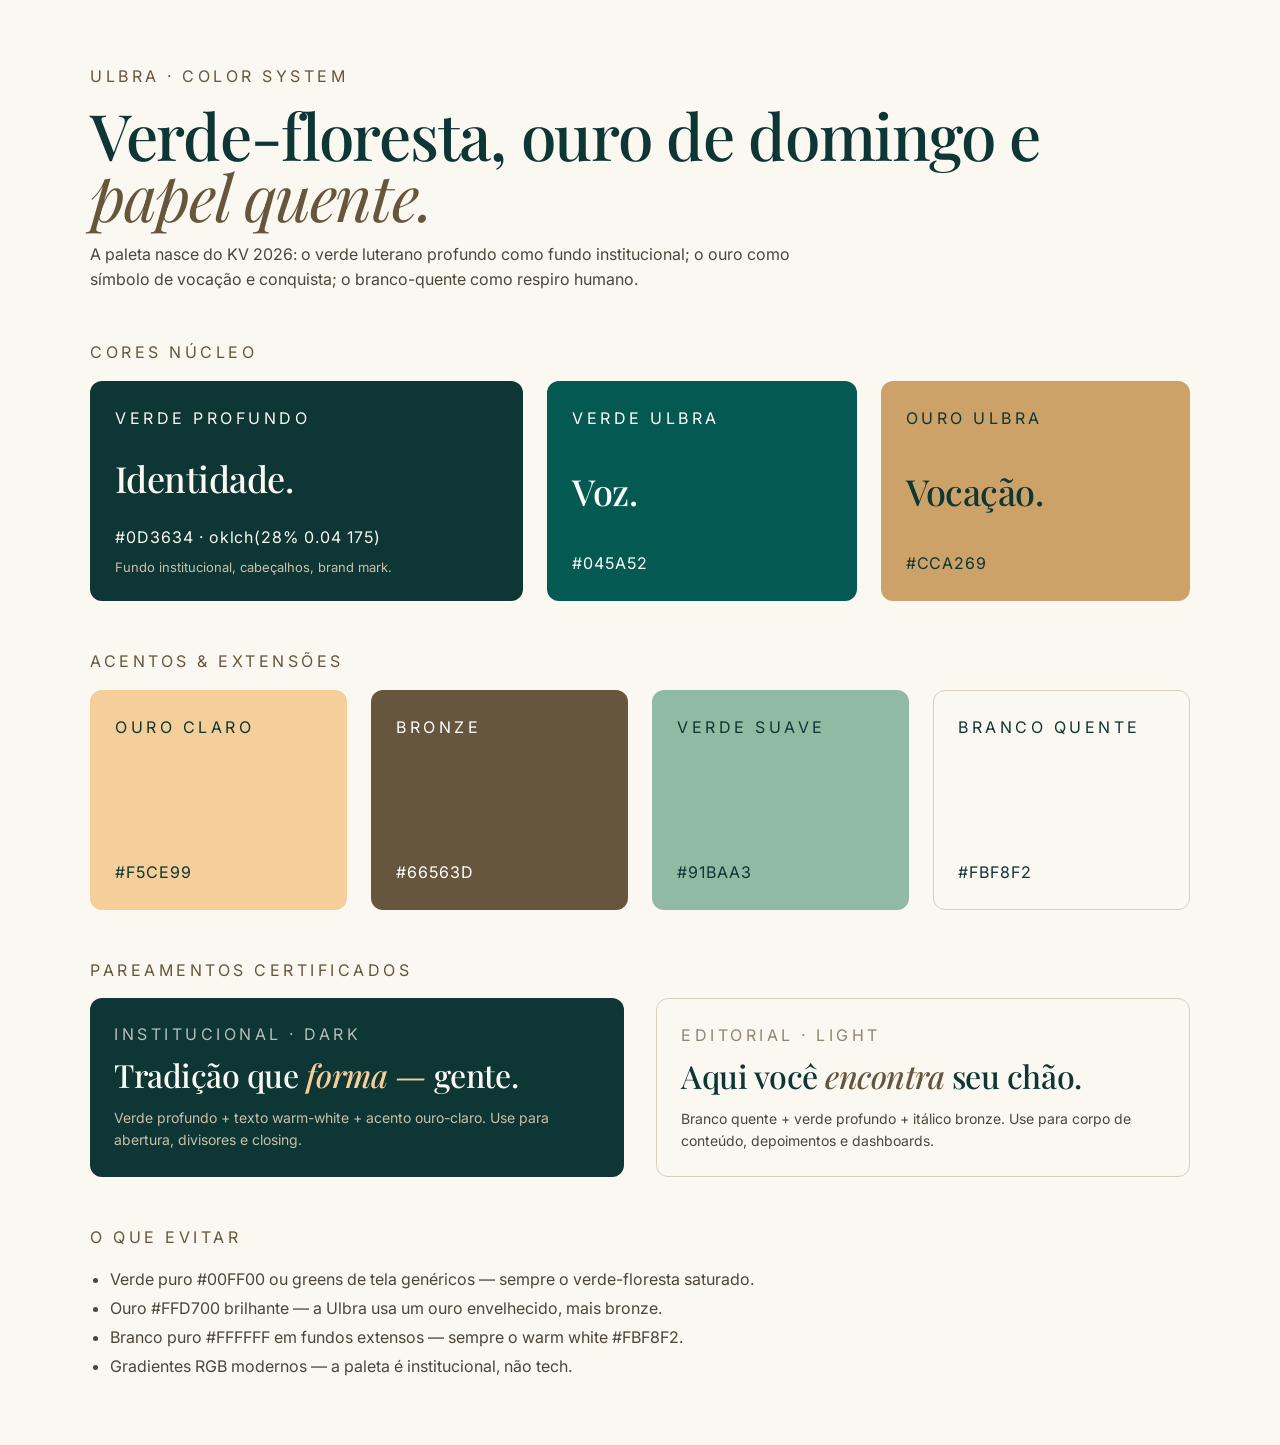
<file: preview/colors.html>
<!DOCTYPE html>
<html lang="pt-BR"><head><meta charset="UTF-8"><title>Ulbra · Cores</title>
<link rel="stylesheet" href="../colors_and_type.css">
<style>
  body { background: var(--ulbra-warm-white); color: var(--ulbra-primary-deep); padding: 64px; }
  .wrap { max-width: 1100px; margin: 0 auto; display: flex; flex-direction: column; gap: 48px; }
  h1 { font: 500 64px/0.95 var(--font-display); letter-spacing: -0.02em; }
  h1 em { font-style: italic; color: var(--ulbra-bronze); font-weight: 400; }
  .lbl { font: 500 11px/1 var(--font-mono); letter-spacing: 0.22em; text-transform: uppercase; color: var(--ulbra-bronze); margin-bottom: 16px; display: block; }
  .det { font: 400 16px/1.55 var(--font-sans); color: var(--ink-muted); max-width: 70ch; }
  .grid { display: grid; gap: 24px; }
  .core { grid-template-columns: 1.4fr 1fr 1fr; }
  .ext  { grid-template-columns: repeat(4, 1fr); }
  .swatch { border-radius: 12px; padding: 24px; min-height: 220px; display: flex; flex-direction: column; justify-content: space-between; border: 1px solid transparent; }
  .swatch .name { font: 500 13px/1 var(--font-mono); letter-spacing: 0.22em; text-transform: uppercase; }
  .swatch .hex { font: 500 14px/1 var(--font-mono); letter-spacing: 0.06em; }
  .swatch h3 { font: 500 36px/1 var(--font-display); letter-spacing: -0.015em; }
  .row-pair { display: grid; grid-template-columns: 1fr 1fr; gap: 32px; }
  .pair-card { padding: 24px; border-radius: 12px; }
  .pair-card .demo { font: 500 32px/1 var(--font-display); letter-spacing: -0.015em; }
  .pair-card .demo em { font-style: italic; }
  .pair-card .label { font: 500 11px/1 var(--font-mono); letter-spacing: 0.22em; text-transform: uppercase; margin-bottom: 12px; opacity: 0.7;}
</style></head><body>
<div class="wrap">

  <header>
    <span class="lbl">Ulbra · Color System</span>
    <h1>Verde-floresta, ouro de domingo e <em>papel quente.</em></h1>
    <p class="det" style="margin-top:16px">A paleta nasce do KV 2026: o verde luterano profundo como fundo institucional; o ouro como símbolo de vocação e conquista; o branco-quente como respiro humano.</p>
  </header>

  <section>
    <span class="lbl">Cores núcleo</span>
    <div class="grid core">
      <div class="swatch" style="background: var(--ulbra-primary-deep); color: var(--fg);">
        <div><span class="name">Verde Profundo</span></div>
        <h3>Identidade.</h3>
        <div><span class="hex">#0D3634 · oklch(28% 0.04 175)</span><div style="font: 400 13px/1.4 var(--font-sans); color: var(--fg-muted); margin-top:8px">Fundo institucional, cabeçalhos, brand mark.</div></div>
      </div>
      <div class="swatch" style="background: var(--ulbra-primary); color: white;">
        <div><span class="name">Verde Ulbra</span></div>
        <h3>Voz.</h3>
        <div><span class="hex">#045A52</span></div>
      </div>
      <div class="swatch" style="background: var(--ulbra-gold); color: var(--ulbra-primary-deep);">
        <div><span class="name">Ouro Ulbra</span></div>
        <h3>Vocação.</h3>
        <div><span class="hex">#CCA269</span></div>
      </div>
    </div>
  </section>

  <section>
    <span class="lbl">Acentos & extensões</span>
    <div class="grid ext">
      <div class="swatch" style="background: var(--ulbra-gold-light); color: var(--ulbra-primary-deep);"><span class="name">Ouro claro</span><span class="hex">#F5CE99</span></div>
      <div class="swatch" style="background: var(--ulbra-bronze); color: white;"><span class="name">Bronze</span><span class="hex">#66563D</span></div>
      <div class="swatch" style="background: var(--ulbra-primary-soft); color: var(--ulbra-primary-deep);"><span class="name">Verde Suave</span><span class="hex">#91BAA3</span></div>
      <div class="swatch" style="background: var(--ulbra-warm-white); color: var(--ulbra-primary-deep); border-color: var(--paper-line);"><span class="name">Branco Quente</span><span class="hex">#FBF8F2</span></div>
    </div>
  </section>

  <section>
    <span class="lbl">Pareamentos certificados</span>
    <div class="row-pair">
      <div class="pair-card" style="background: var(--ulbra-primary-deep); color: var(--fg)">
        <div class="label">Institucional · Dark</div>
        <div class="demo">Tradição que <em style="color:var(--ulbra-gold-light)">forma —</em> gente.</div>
        <p style="font: 400 14px/1.55 var(--font-sans); color: var(--fg-muted); margin-top: 16px">Verde profundo + texto warm-white + acento ouro-claro. Use para abertura, divisores e closing.</p>
      </div>
      <div class="pair-card" style="background: var(--ulbra-warm-white); color: var(--ulbra-primary-deep); border: 1px solid var(--paper-line)">
        <div class="label" style="color: var(--ulbra-bronze)">Editorial · Light</div>
        <div class="demo">Aqui você <em style="color:var(--ulbra-bronze)">encontra</em> seu chão.</div>
        <p style="font: 400 14px/1.55 var(--font-sans); color: var(--ink-muted); margin-top: 16px">Branco quente + verde profundo + itálico bronze. Use para corpo de conteúdo, depoimentos e dashboards.</p>
      </div>
    </div>
  </section>

  <section>
    <span class="lbl">O que evitar</span>
    <ul class="det" style="line-height:1.8; padding-left: 20px">
      <li>Verde puro #00FF00 ou greens de tela genéricos — sempre o verde-floresta saturado.</li>
      <li>Ouro #FFD700 brilhante — a Ulbra usa um ouro envelhecido, mais bronze.</li>
      <li>Branco puro #FFFFFF em fundos extensos — sempre o warm white #FBF8F2.</li>
      <li>Gradientes RGB modernos — a paleta é institucional, não tech.</li>
    </ul>
  </section>

</div>
</body></html>
</file>
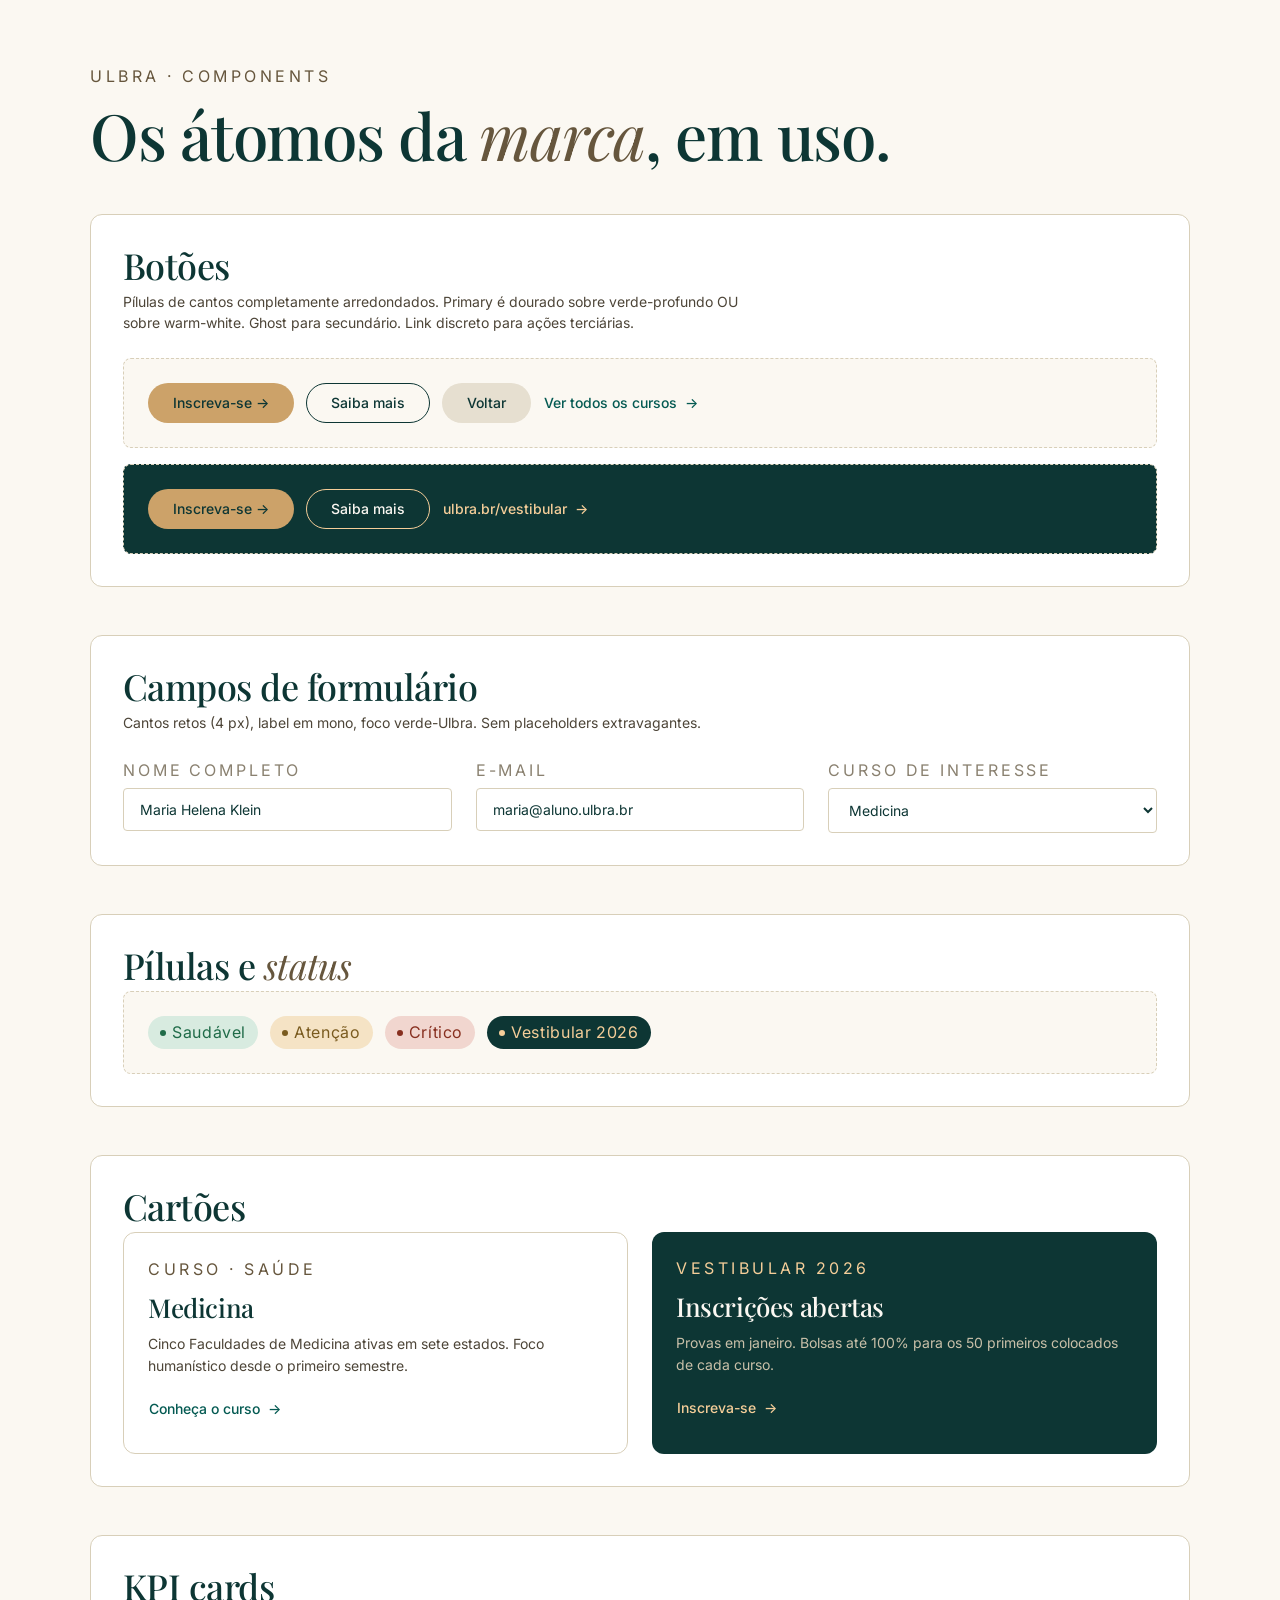
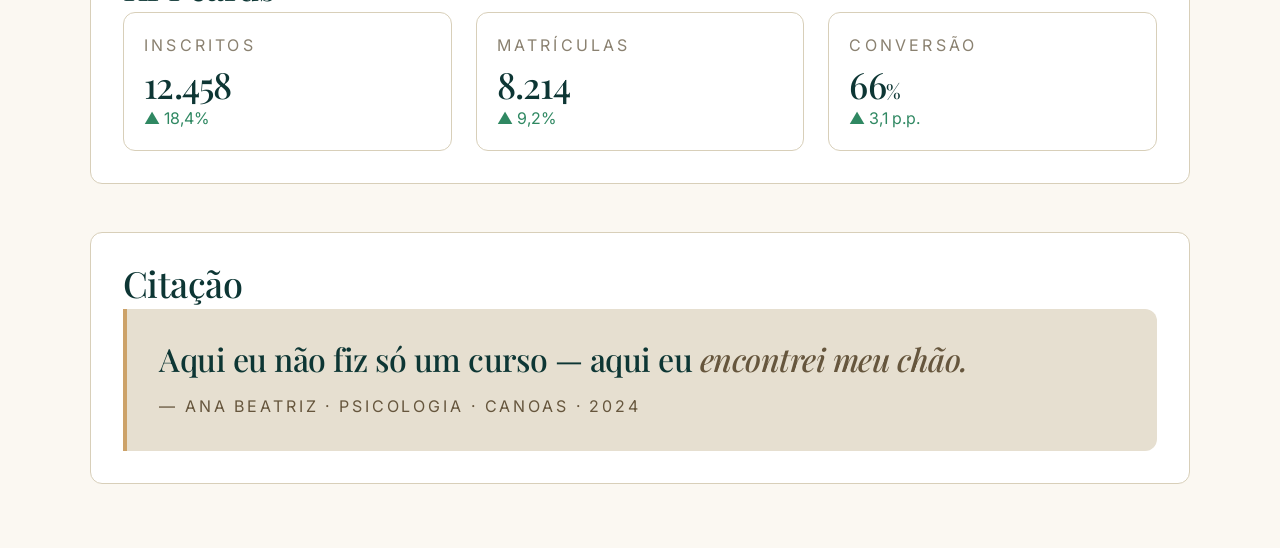
<file: preview/components.html>
<!DOCTYPE html>
<html lang="pt-BR"><head><meta charset="UTF-8"><title>Ulbra · Componentes</title>
<link rel="stylesheet" href="../colors_and_type.css">
<style>
  body { background: var(--ulbra-warm-white); color: var(--ulbra-primary-deep); padding: 64px; }
  .wrap { max-width: 1100px; margin: 0 auto; display: flex; flex-direction: column; gap: 48px; }
  h1 { font: 500 64px/0.95 var(--font-display); letter-spacing: -0.02em; }
  h1 em { font-style: italic; color: var(--ulbra-bronze); font-weight: 400; }
  .lbl { font: 500 11px/1 var(--font-mono); letter-spacing: 0.22em; text-transform: uppercase; color: var(--ulbra-bronze); margin-bottom: 16px; display: block; }
  section { padding: 32px; background: white; border: 1px solid var(--paper-line); border-radius: 12px; }
  section h2 { font: 500 36px/1 var(--font-display); letter-spacing: -0.015em; margin-bottom: 8px; }
  section h2 em { font-style: italic; color: var(--ulbra-bronze); font-weight: 400; }
  section .det { font: 400 14px/1.55 var(--font-sans); color: var(--ink-muted); margin-bottom: 24px; max-width: 70ch; }
  .grid-2 { display: grid; grid-template-columns: 1fr 1fr; gap: 24px; }
  .grid-3 { display: grid; grid-template-columns: 1fr 1fr 1fr; gap: 24px; }
  .demo-pad { padding: 24px; background: var(--ulbra-warm-white); border: 1px dashed var(--paper-line); border-radius: 8px; display: flex; gap: 12px; flex-wrap: wrap; align-items: center; }
  .demo-dark { background: var(--ulbra-primary-deep); }

  /* Buttons */
  .btn { display: inline-flex; align-items: center; gap: 8px; padding: 12px 24px; border-radius: 999px; font: 500 14px/1 var(--font-sans); cursor: pointer; border: 1px solid transparent; }
  .btn-primary { background: var(--ulbra-gold); color: var(--ulbra-primary-deep); }
  .btn-primary:hover { background: var(--ulbra-gold-light); }
  .btn-ghost { background: transparent; color: var(--ulbra-primary-deep); border-color: var(--ulbra-primary-deep); }
  .btn-quiet { background: var(--ulbra-fog); color: var(--ulbra-primary-deep); }
  .btn-link { color: var(--ulbra-primary); padding-left: 0; padding-right: 0; }
  .btn-link::after { content: " →"; }

  /* Inputs */
  .field { display: flex; flex-direction: column; gap: 6px; }
  .field label { font: 500 11px/1 var(--font-mono); letter-spacing: 0.18em; text-transform: uppercase; color: var(--ink-dim); }
  .field input, .field select { padding: 12px 16px; border: 1px solid var(--paper-line); background: white; border-radius: 4px; font: 400 14px/1 var(--font-sans); color: var(--ink); outline: none; }
  .field input:focus { border-color: var(--ulbra-primary); }

  /* Badges */
  .pill { display: inline-flex; align-items: center; gap: 6px; padding: 4px 12px; border-radius: 999px; font: 500 11px/1 var(--font-mono); letter-spacing: 0.04em; }
  .pill.green  { background: #d8ebe0; color: #1f6b48; }
  .pill.amber  { background: #f5e3c5; color: #7a5b1f; }
  .pill.rose   { background: #f1d6cf; color: #872f1f; }
  .pill.dark   { background: var(--ulbra-primary-deep); color: var(--ulbra-gold-light); }
  .pill .dot { width: 6px; height: 6px; border-radius: 50%; background: currentColor; }

  /* Card */
  .ucard { padding: 24px; border: 1px solid var(--paper-line); border-radius: 12px; background: white; display: flex; flex-direction: column; gap: 12px; }
  .ucard.dark { background: var(--ulbra-primary-deep); color: var(--fg); border: 0;}
  .ucard .eyebrow { font: 500 11px/1 var(--font-mono); letter-spacing: 0.22em; text-transform: uppercase; color: var(--ulbra-bronze); }
  .ucard.dark .eyebrow { color: var(--ulbra-gold-light); }
  .ucard h4 { font: 500 26px/1.05 var(--font-display); letter-spacing: -0.015em; }
  .ucard p { font: 400 14px/1.55 var(--font-sans); color: var(--ink-muted); }
  .ucard.dark p { color: var(--fg-muted); }

  /* KPI */
  .kpi { padding: 20px; border: 1px solid var(--paper-line); border-radius: 12px; background: white; }
  .kpi .lbl { font: 500 10px/1 var(--font-mono); letter-spacing: 0.2em; text-transform: uppercase; color: var(--ink-dim); margin-bottom: 8px; display: block; }
  .kpi .val { font: 500 36px/1 var(--font-display); color: var(--ulbra-primary-deep); letter-spacing: -0.02em; }
  .kpi .delta { font: 500 12px/1 var(--font-mono); margin-top: 4px; color: #2f8862; }

  /* Quote */
  .uquote { padding: 32px; background: var(--ulbra-fog); border-left: 4px solid var(--ulbra-gold); border-radius: 0 12px 12px 0; }
  .uquote blockquote { font: 500 32px/1.15 var(--font-display); letter-spacing: -0.015em; margin: 0 0 16px; }
  .uquote blockquote em { font-style: italic; color: var(--ulbra-bronze); }
  .uquote cite { font: 500 11px/1 var(--font-mono); letter-spacing: 0.18em; text-transform: uppercase; color: var(--ulbra-bronze); font-style: normal; }
</style></head><body>
<div class="wrap">

  <header>
    <span class="lbl">Ulbra · Components</span>
    <h1>Os átomos da <em>marca</em>, em uso.</h1>
  </header>

  <section>
    <h2>Botões</h2>
    <p class="det">Pílulas de cantos completamente arredondados. Primary é dourado sobre verde-profundo OU sobre warm-white. Ghost para secundário. Link discreto para ações terciárias.</p>
    <div class="demo-pad">
      <button class="btn btn-primary">Inscreva-se →</button>
      <button class="btn btn-ghost">Saiba mais</button>
      <button class="btn btn-quiet">Voltar</button>
      <a class="btn btn-link">Ver todos os cursos</a>
    </div>
    <div class="demo-pad demo-dark" style="margin-top:16px">
      <button class="btn btn-primary">Inscreva-se →</button>
      <button class="btn btn-ghost" style="color: var(--fg); border-color: var(--ulbra-gold-light)">Saiba mais</button>
      <a class="btn btn-link" style="color: var(--ulbra-gold-light)">ulbra.br/vestibular</a>
    </div>
  </section>

  <section>
    <h2>Campos de formulário</h2>
    <p class="det">Cantos retos (4 px), label em mono, foco verde-Ulbra. Sem placeholders extravagantes.</p>
    <div class="grid-3">
      <div class="field"><label>Nome completo</label><input value="Maria Helena Klein"></div>
      <div class="field"><label>E-mail</label><input value="maria@aluno.ulbra.br"></div>
      <div class="field"><label>Curso de interesse</label>
        <select><option>Medicina</option><option>Direito</option><option>Psicologia</option></select>
      </div>
    </div>
  </section>

  <section>
    <h2>Pílulas e <em>status</em></h2>
    <div class="demo-pad">
      <span class="pill green"><span class="dot"></span>Saudável</span>
      <span class="pill amber"><span class="dot"></span>Atenção</span>
      <span class="pill rose"><span class="dot"></span>Crítico</span>
      <span class="pill dark"><span class="dot"></span>Vestibular 2026</span>
    </div>
  </section>

  <section>
    <h2>Cartões</h2>
    <div class="grid-2">
      <div class="ucard"><span class="eyebrow">Curso · Saúde</span><h4>Medicina</h4><p>Cinco Faculdades de Medicina ativas em sete estados. Foco humanístico desde o primeiro semestre.</p><a class="btn btn-link">Conheça o curso</a></div>
      <div class="ucard dark"><span class="eyebrow">Vestibular 2026</span><h4>Inscrições abertas</h4><p>Provas em janeiro. Bolsas até 100% para os 50 primeiros colocados de cada curso.</p><a class="btn btn-link" style="color: var(--ulbra-gold-light)">Inscreva-se</a></div>
    </div>
  </section>

  <section>
    <h2>KPI cards</h2>
    <div class="grid-3">
      <div class="kpi"><span class="lbl">Inscritos</span><div class="val">12.458</div><div class="delta">▲ 18,4%</div></div>
      <div class="kpi"><span class="lbl">Matrículas</span><div class="val">8.214</div><div class="delta">▲ 9,2%</div></div>
      <div class="kpi"><span class="lbl">Conversão</span><div class="val">66<span style="font-size:.55em">%</span></div><div class="delta">▲ 3,1 p.p.</div></div>
    </div>
  </section>

  <section>
    <h2>Citação</h2>
    <div class="uquote">
      <blockquote>Aqui eu não fiz só um curso — aqui eu <em>encontrei meu chão.</em></blockquote>
      <cite>— Ana Beatriz · Psicologia · Canoas · 2024</cite>
    </div>
  </section>

</div>
</body></html>
</file>
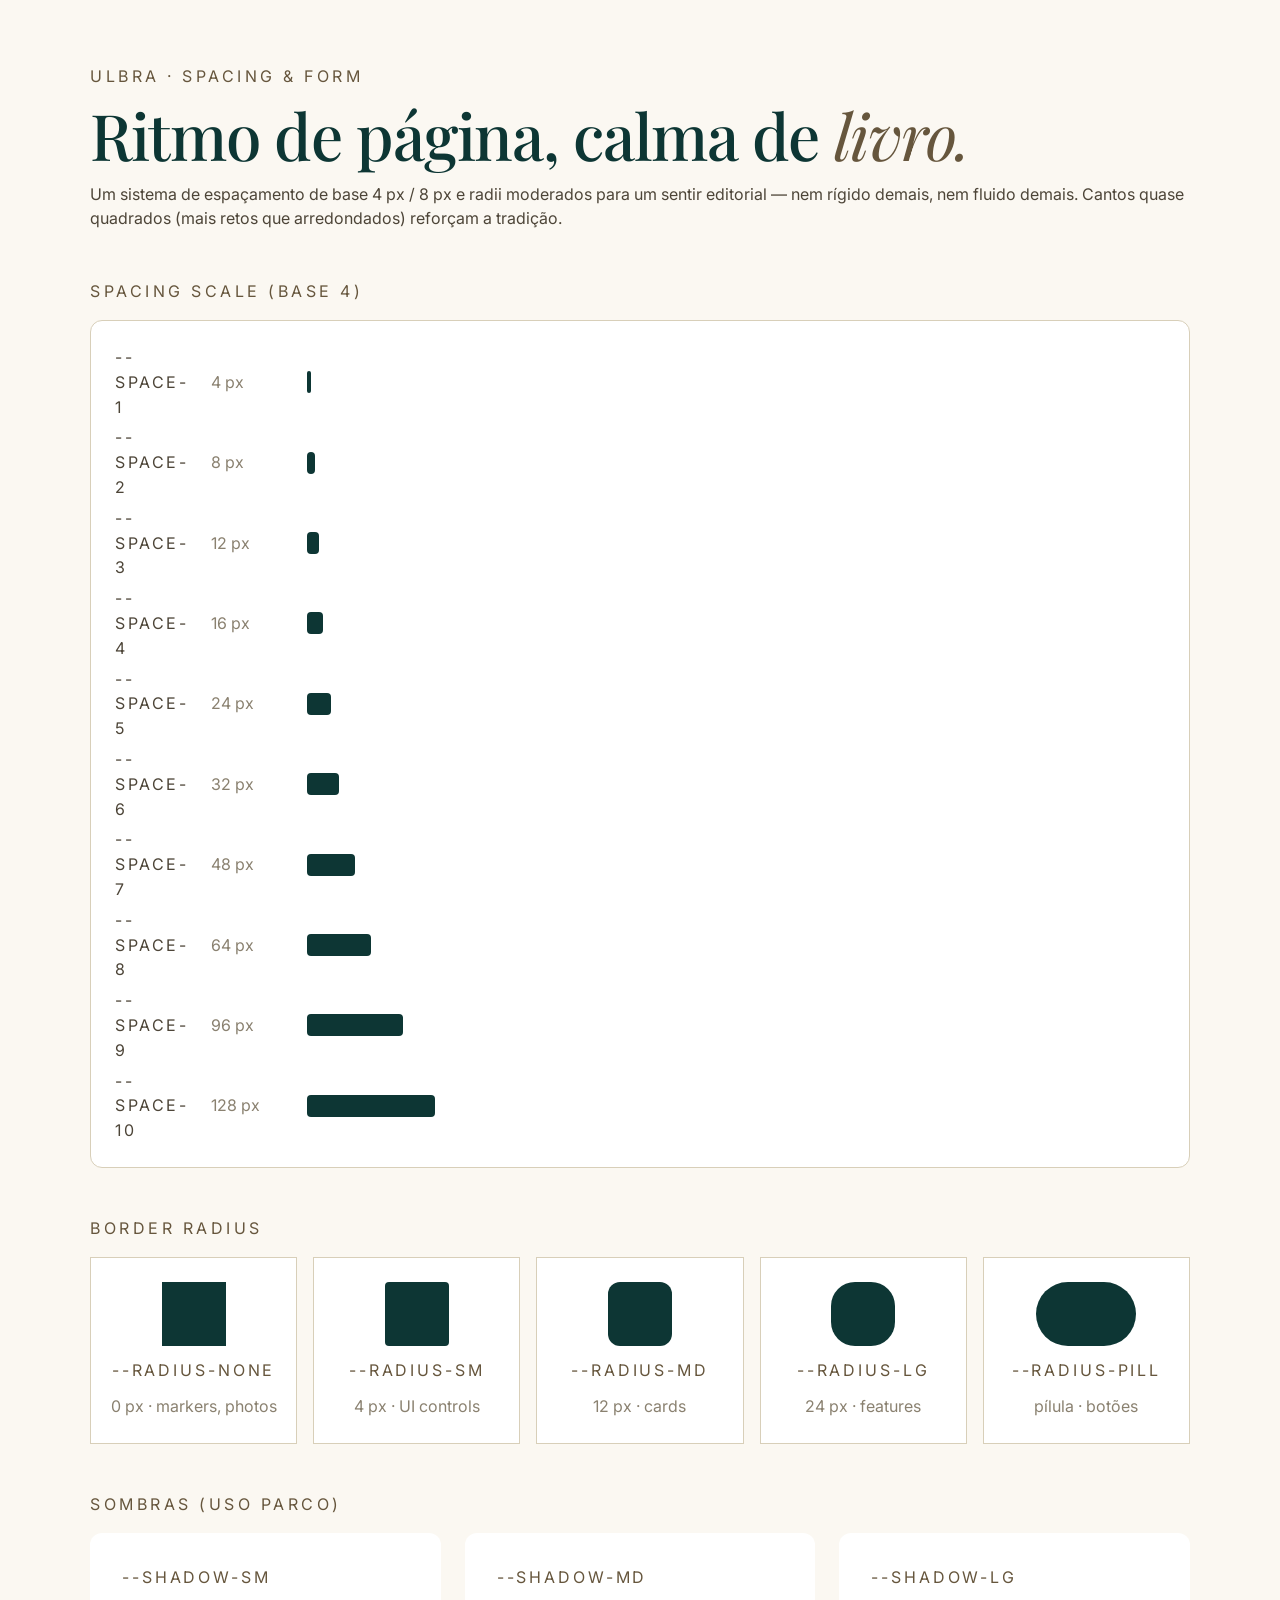
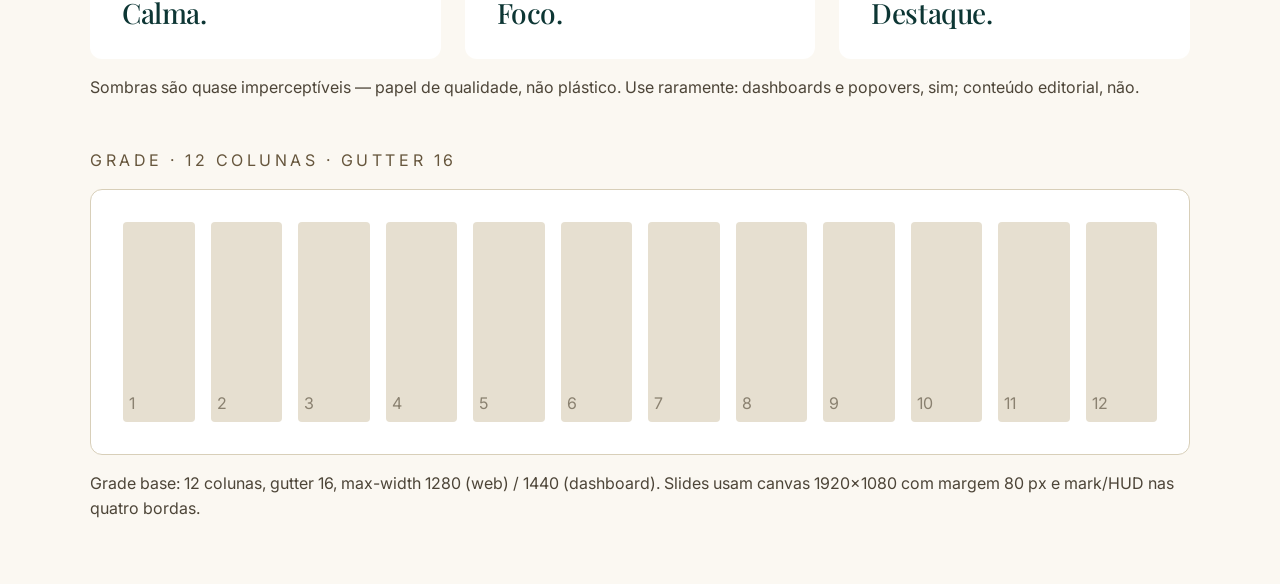
<file: preview/spacing.html>
<!DOCTYPE html>
<html lang="pt-BR"><head><meta charset="UTF-8"><title>Ulbra · Espaçamento e Forma</title>
<link rel="stylesheet" href="../colors_and_type.css">
<style>
  body { background: var(--ulbra-warm-white); color: var(--ulbra-primary-deep); padding: 64px; }
  .wrap { max-width: 1100px; margin: 0 auto; display: flex; flex-direction: column; gap: 48px; }
  h1 { font: 500 64px/0.95 var(--font-display); letter-spacing: -0.02em; }
  h1 em { font-style: italic; color: var(--ulbra-bronze); font-weight: 400; }
  .lbl { font: 500 11px/1 var(--font-mono); letter-spacing: 0.22em; text-transform: uppercase; color: var(--ulbra-bronze); margin-bottom: 16px; display: block; }
  .det { font: 400 16px/1.55 var(--font-sans); color: var(--ink-muted); }
  .scale { display: flex; flex-direction: column; gap: 6px; padding: 24px; background: white; border: 1px solid var(--paper-line); border-radius: 12px; }
  .scale .step { display: grid; grid-template-columns: 80px 80px 1fr; align-items: center; gap: 16px; }
  .scale .step .name { font: 500 12px/1 var(--font-mono); letter-spacing: 0.16em; text-transform: uppercase; color: var(--ink-muted); }
  .scale .step .px { font: 500 12px/1 var(--font-mono); color: var(--ink-dim); }
  .scale .step .bar { height: 22px; background: var(--ulbra-primary-deep); border-radius: 4px; }

  .radii { display: grid; grid-template-columns: repeat(5, 1fr); gap: 16px; }
  .radii .card { padding: 24px 16px; border: 1px solid var(--paper-line); background: white; text-align: center; display: flex; flex-direction: column; gap: 12px; align-items: center; }
  .radii .card .demo { width: 64px; height: 64px; background: var(--ulbra-primary-deep); }
  .radii .card .name { font: 500 11px/1 var(--font-mono); letter-spacing: 0.18em; color: var(--ulbra-bronze); text-transform: uppercase; }
  .radii .card .px { font: 500 11px/1 var(--font-mono); color: var(--ink-dim); }

  .shadows { display: grid; grid-template-columns: repeat(3, 1fr); gap: 24px; }
  .shadows .card { padding: 32px; background: white; border-radius: 12px; }
  .shadows .card.s1 { box-shadow: var(--shadow-sm); }
  .shadows .card.s2 { box-shadow: var(--shadow-md); }
  .shadows .card.s3 { box-shadow: var(--shadow-lg); }
  .shadows .card .name { font: 500 12px/1 var(--font-mono); letter-spacing: 0.18em; color: var(--ulbra-bronze); text-transform: uppercase; }
  .shadows .card h3 { font: 500 28px/1.05 var(--font-display); letter-spacing: -0.015em; margin-top: 8px; }

  .grid-demo { background: white; border: 1px solid var(--paper-line); border-radius: 12px; padding: 32px; display: grid; grid-template-columns: repeat(12, 1fr); gap: 16px; }
  .grid-demo .col { background: var(--ulbra-fog); border-radius: 4px; height: 200px; position: relative; }
  .grid-demo .col::after { content: attr(data-n); position: absolute; bottom: 6px; left: 6px; font: 500 10px/1 var(--font-mono); color: var(--ink-dim); }

</style></head><body>
<div class="wrap">

  <header>
    <span class="lbl">Ulbra · Spacing & Form</span>
    <h1>Ritmo de página, calma de <em>livro.</em></h1>
    <p class="det" style="margin-top:16px">Um sistema de espaçamento de base 4 px / 8 px e radii moderados para um sentir editorial — nem rígido demais, nem fluido demais. Cantos quase quadrados (mais retos que arredondados) reforçam a tradição.</p>
  </header>

  <section>
    <span class="lbl">Spacing scale (base 4)</span>
    <div class="scale">
      <div class="step"><span class="name">--space-1</span><span class="px">4 px</span><div class="bar" style="width:4px"></div></div>
      <div class="step"><span class="name">--space-2</span><span class="px">8 px</span><div class="bar" style="width:8px"></div></div>
      <div class="step"><span class="name">--space-3</span><span class="px">12 px</span><div class="bar" style="width:12px"></div></div>
      <div class="step"><span class="name">--space-4</span><span class="px">16 px</span><div class="bar" style="width:16px"></div></div>
      <div class="step"><span class="name">--space-5</span><span class="px">24 px</span><div class="bar" style="width:24px"></div></div>
      <div class="step"><span class="name">--space-6</span><span class="px">32 px</span><div class="bar" style="width:32px"></div></div>
      <div class="step"><span class="name">--space-7</span><span class="px">48 px</span><div class="bar" style="width:48px"></div></div>
      <div class="step"><span class="name">--space-8</span><span class="px">64 px</span><div class="bar" style="width:64px"></div></div>
      <div class="step"><span class="name">--space-9</span><span class="px">96 px</span><div class="bar" style="width:96px"></div></div>
      <div class="step"><span class="name">--space-10</span><span class="px">128 px</span><div class="bar" style="width:128px"></div></div>
    </div>
  </section>

  <section>
    <span class="lbl">Border radius</span>
    <div class="radii">
      <div class="card"><div class="demo" style="border-radius: 0"></div><span class="name">--radius-none</span><span class="px">0 px · markers, photos</span></div>
      <div class="card"><div class="demo" style="border-radius: 4px"></div><span class="name">--radius-sm</span><span class="px">4 px · UI controls</span></div>
      <div class="card"><div class="demo" style="border-radius: 12px"></div><span class="name">--radius-md</span><span class="px">12 px · cards</span></div>
      <div class="card"><div class="demo" style="border-radius: 24px"></div><span class="name">--radius-lg</span><span class="px">24 px · features</span></div>
      <div class="card"><div class="demo" style="border-radius: 999px; width:100px;"></div><span class="name">--radius-pill</span><span class="px">pílula · botões</span></div>
    </div>
  </section>

  <section>
    <span class="lbl">Sombras (uso parco)</span>
    <div class="shadows">
      <div class="card s1"><span class="name">--shadow-sm</span><h3>Calma.</h3></div>
      <div class="card s2"><span class="name">--shadow-md</span><h3>Foco.</h3></div>
      <div class="card s3"><span class="name">--shadow-lg</span><h3>Destaque.</h3></div>
    </div>
    <p class="det" style="margin-top:16px">Sombras são quase imperceptíveis — papel de qualidade, não plástico. Use raramente: dashboards e popovers, sim; conteúdo editorial, não.</p>
  </section>

  <section>
    <span class="lbl">Grade · 12 colunas · gutter 16</span>
    <div class="grid-demo">
      <div class="col" data-n="1"></div><div class="col" data-n="2"></div><div class="col" data-n="3"></div><div class="col" data-n="4"></div>
      <div class="col" data-n="5"></div><div class="col" data-n="6"></div><div class="col" data-n="7"></div><div class="col" data-n="8"></div>
      <div class="col" data-n="9"></div><div class="col" data-n="10"></div><div class="col" data-n="11"></div><div class="col" data-n="12"></div>
    </div>
    <p class="det" style="margin-top:16px">Grade base: 12 colunas, gutter 16, max-width 1280 (web) / 1440 (dashboard). Slides usam canvas 1920×1080 com margem 80 px e mark/HUD nas quatro bordas.</p>
  </section>

</div>
</body></html>
</file>
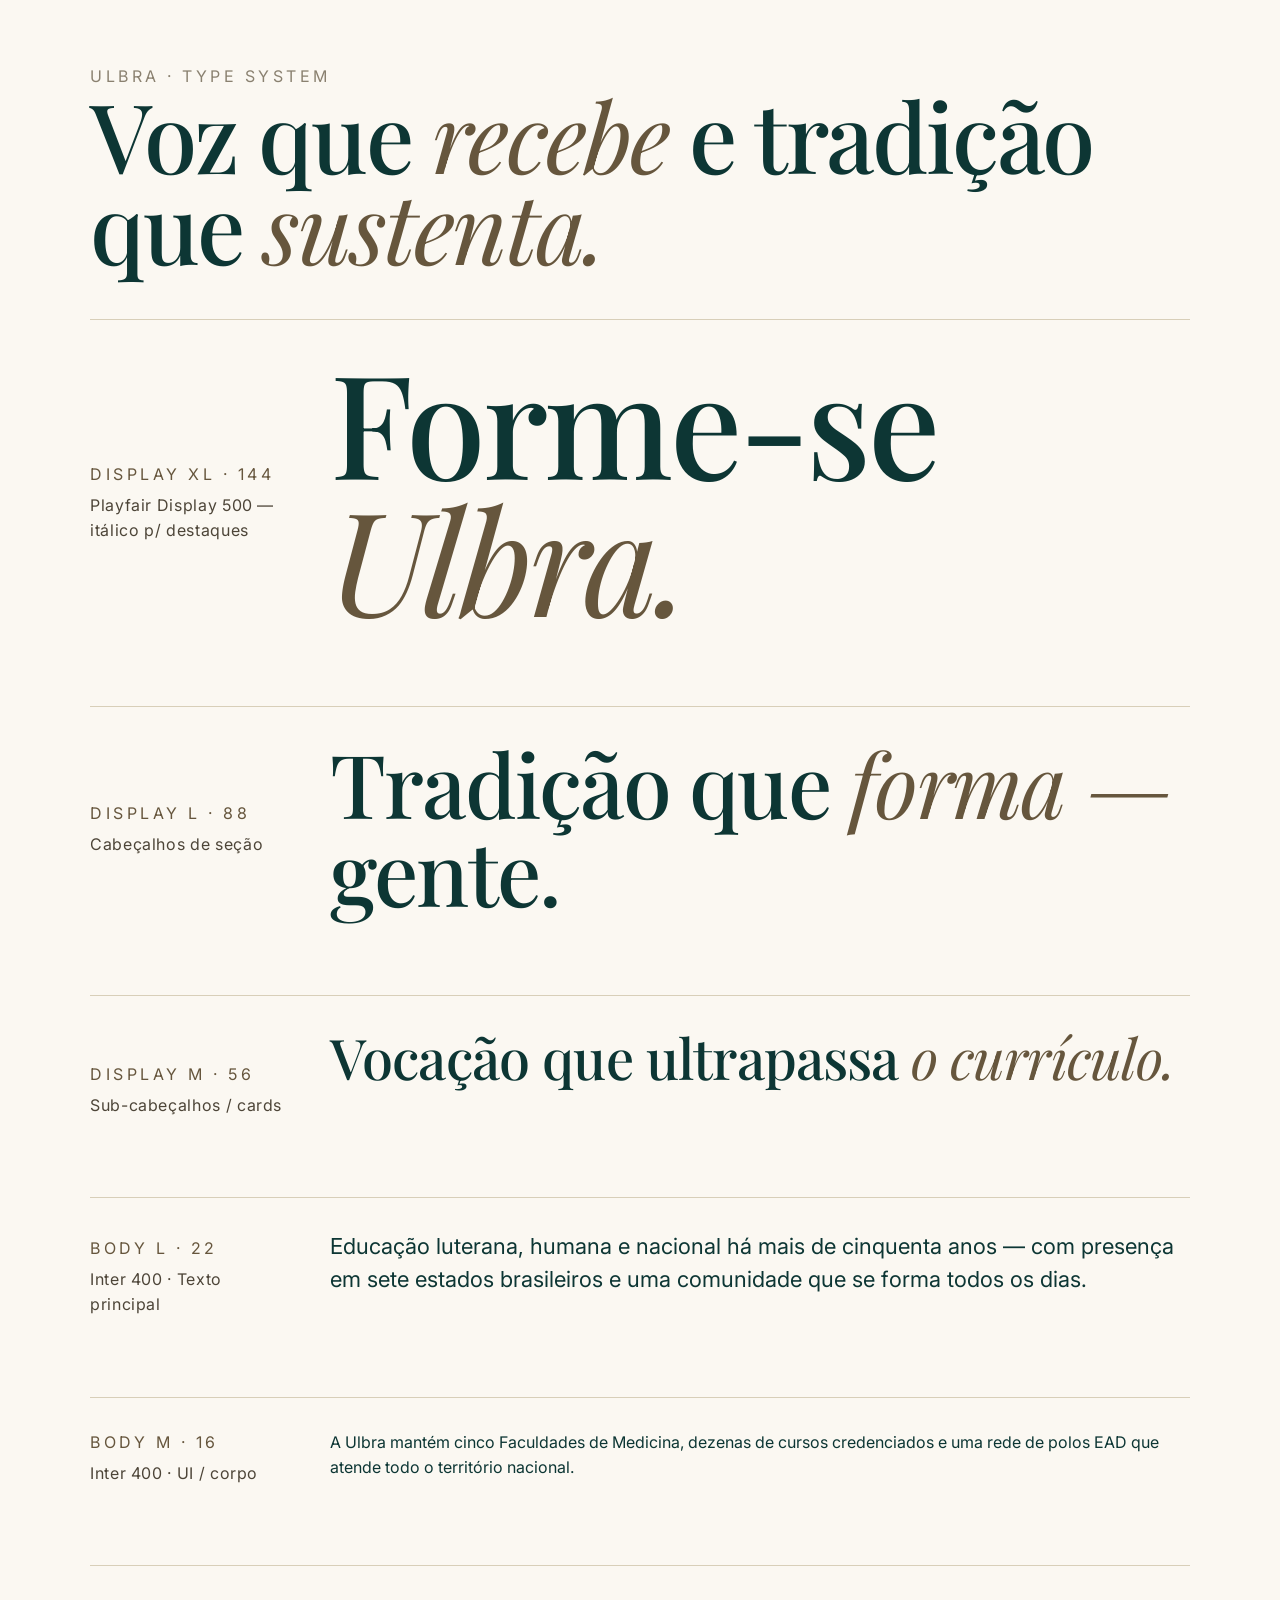
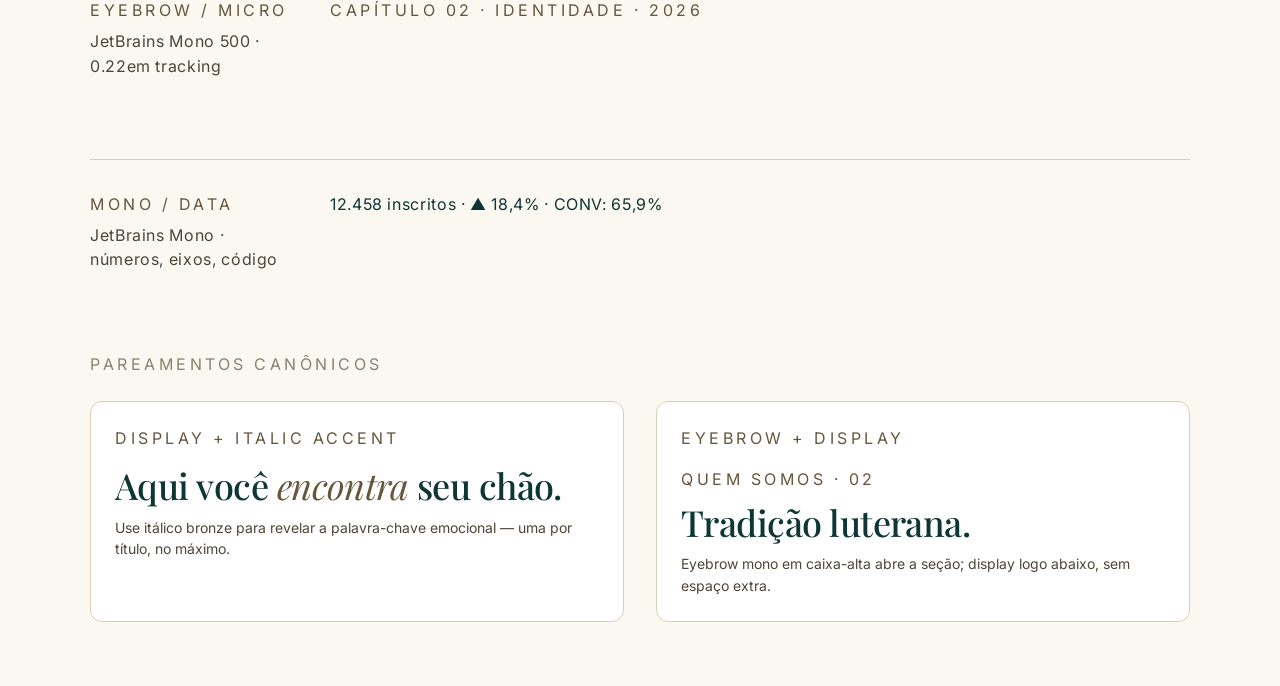
<file: preview/typography.html>
<!DOCTYPE html>
<html lang="pt-BR"><head><meta charset="UTF-8"><title>Ulbra · Tipografia</title>
<link rel="stylesheet" href="../colors_and_type.css">
<style>
  body { background: var(--ulbra-warm-white); padding: 64px; color: var(--ulbra-primary-deep); }
  .wrap { max-width: 1100px; margin: 0 auto; display: flex; flex-direction: column; gap: 48px; }
  h1.hed { font: 500 96px/0.95 var(--font-display); letter-spacing: -0.025em; }
  h1.hed em { font-style: italic; color: var(--ulbra-bronze); font-weight: 400; }
  .lbl { font: 500 11px/1 var(--font-mono); letter-spacing: 0.22em; text-transform: uppercase; color: var(--ink-dim); }
  .row { padding: 32px 0; border-top: 1px solid var(--paper-line); display: grid; grid-template-columns: 200px 1fr; gap: 40px; align-items: baseline;}
  .row .meta .lbl { display: block; margin-bottom: 6px; color: var(--ulbra-bronze); }
  .row .meta .det { font: 500 13px/1.4 var(--font-mono); color: var(--ink-muted); letter-spacing: 0.04em; }
  .specimen { color: var(--ulbra-primary-deep); }
  .display-xl { font: 500 144px/0.95 var(--font-display); letter-spacing: -0.025em; }
  .display-l  { font: 500 88px/1 var(--font-display); letter-spacing: -0.02em; }
  .display-m  { font: 500 56px/1.05 var(--font-display); letter-spacing: -0.015em; }
  .display em { font-style: italic; color: var(--ulbra-bronze); font-weight: 400; }
  .body-l { font: 400 22px/1.5 var(--font-sans); }
  .body-m { font: 400 16px/1.55 var(--font-sans); }
  .micro  { font: 500 11px/1 var(--font-mono); letter-spacing: 0.22em; text-transform: uppercase; color: var(--ulbra-bronze); }
  .mono   { font: 500 14px/1.4 var(--font-mono); color: var(--ulbra-primary-deep); letter-spacing: 0.04em; }
  .pair { display: grid; grid-template-columns: 1fr 1fr; gap: 32px; }
  .pair .card { padding: 24px; border: 1px solid var(--paper-line); border-radius: 12px; background: white; }
  .pair .card h4 { font: 500 12px/1 var(--font-mono); letter-spacing: 0.22em; text-transform: uppercase; color: var(--ulbra-bronze); margin-bottom: 16px; }
  .pair .card .demo { font: 500 36px/1.05 var(--font-display); letter-spacing: -0.015em; }
  .pair .card .demo em { font-style: italic; color: var(--ulbra-bronze); font-weight: 400; }
  .pair .card .body { font: 400 14px/1.55 var(--font-sans); color: var(--ink-muted); margin-top: 12px; }
</style></head><body>
<div class="wrap">
  <header><span class="lbl">Ulbra · Type System</span><h1 class="hed">Voz que <em>recebe</em> e tradição que <em>sustenta.</em></h1></header>

  <section class="row">
    <div class="meta"><span class="lbl">Display XL · 144</span><span class="det">Playfair Display 500 — itálico p/ destaques</span></div>
    <div class="specimen display-xl display">Forme-se <em>Ulbra.</em></div>
  </section>
  <section class="row">
    <div class="meta"><span class="lbl">Display L · 88</span><span class="det">Cabeçalhos de seção</span></div>
    <div class="specimen display-l display">Tradição que <em>forma —</em> gente.</div>
  </section>
  <section class="row">
    <div class="meta"><span class="lbl">Display M · 56</span><span class="det">Sub-cabeçalhos / cards</span></div>
    <div class="specimen display-m display">Vocação que ultrapassa <em>o currículo.</em></div>
  </section>
  <section class="row">
    <div class="meta"><span class="lbl">Body L · 22</span><span class="det">Inter 400 · Texto principal</span></div>
    <div class="specimen body-l">Educação luterana, humana e nacional há mais de cinquenta anos — com presença em sete estados brasileiros e uma comunidade que se forma todos os dias.</div>
  </section>
  <section class="row">
    <div class="meta"><span class="lbl">Body M · 16</span><span class="det">Inter 400 · UI / corpo</span></div>
    <div class="specimen body-m">A Ulbra mantém cinco Faculdades de Medicina, dezenas de cursos credenciados e uma rede de polos EAD que atende todo o território nacional.</div>
  </section>
  <section class="row">
    <div class="meta"><span class="lbl">Eyebrow / Micro</span><span class="det">JetBrains Mono 500 · 0.22em tracking</span></div>
    <div class="specimen micro">Capítulo 02 · Identidade · 2026</div>
  </section>
  <section class="row">
    <div class="meta"><span class="lbl">Mono / Data</span><span class="det">JetBrains Mono · números, eixos, código</span></div>
    <div class="specimen mono">12.458 inscritos · ▲ 18,4% · CONV: 65,9%</div>
  </section>

  <section>
    <span class="lbl" style="margin-bottom:24px;display:block">Pareamentos canônicos</span>
    <div class="pair">
      <div class="card"><h4>Display + Italic accent</h4><div class="demo">Aqui você <em>encontra</em> seu chão.</div><div class="body">Use itálico bronze para revelar a palavra-chave emocional — uma por título, no máximo.</div></div>
      <div class="card"><h4>Eyebrow + Display</h4><div class="micro" style="color:var(--ulbra-bronze)">Quem somos · 02</div><div class="demo" style="margin-top:12px">Tradição luterana.</div><div class="body">Eyebrow mono em caixa-alta abre a seção; display logo abaixo, sem espaço extra.</div></div>
    </div>
  </section>
</div>
</body></html>
</file>
<file: colors_and_type.css>
/* ============================================================
   ULBRA — Universidade Luterana do Brasil
   Design Tokens · v1.0 · 2026
   Source: KV-ULBRA 2026 brand spec
   ============================================================ */

/* ---------- FONTS ---------- */
@import url('https://fonts.googleapis.com/css2?family=Playfair+Display:ital,wght@0,400;0,500;0,600;0,700;0,800;0,900;1,400;1,600&family=Inter:wght@300;400;500;600;700;800;900&display=swap');

:root {
  /* ============================================================
     COLORS — from KV-ULBRA 2026 spec
     ============================================================ */

  /* PRIMARY — Verde-petróleo, identidade núcleo */
  --ulbra-primary:        #045a52;   /* principal (teal escuro) */
  --ulbra-primary-deep:   #0d3634;   /* pattern / superfície profunda */
  --ulbra-primary-soft:   #91baa3;   /* sage / acento secundário */

  /* SECONDARY — Tons quentes (champagne / dourado) */
  --ulbra-gold:           #cca269;   /* dourado principal */
  --ulbra-gold-light:     #f5ce99;   /* champagne claro */
  --ulbra-bronze:         #66563d;   /* bronze / marrom escuro */

  /* NEUTRALS — derivados, escala completa */
  --ulbra-ink:            #061e1c;   /* quase preto teal */
  --ulbra-warm-white:     #fbf8f2;   /* branco quente (papel) */
  --ulbra-paper:          #f4ede0;   /* papel suave */
  --ulbra-fog:            #e6dfd0;   /* névoa / divisores claros */
  --ulbra-stone-100:      #d4cdbe;
  --ulbra-stone-300:      #a89e8b;
  --ulbra-stone-500:      #6b6553;
  --ulbra-stone-700:      #3d3a30;

  /* SURFACE TOKENS — semantic */
  --bg:                   var(--ulbra-primary-deep);
  --bg-elev:              #114842;
  --bg-elev-2:            #155952;
  --surface:              #0a2c2a;
  --surface-line:         rgba(245, 206, 153, 0.18);
  --surface-line-strong:  rgba(245, 206, 153, 0.34);
  --paper-bg:             var(--ulbra-warm-white);
  --paper-line:           #d8cfb9;

  /* TEXT — on dark surface */
  --fg:                   var(--ulbra-warm-white);
  --fg-muted:             #c9c0a9;
  --fg-dim:               #8d8472;
  --fg-accent:            var(--ulbra-gold-light);
  --fg-link:              var(--ulbra-gold);

  /* TEXT — on paper/light */
  --ink:                  var(--ulbra-primary-deep);
  --ink-muted:            #4d4538;
  --ink-dim:              #8a8170;

  /* SEMANTIC */
  --success:              #5fa583;
  --warning:              var(--ulbra-gold);
  --danger:               #b85a4a;
  --info:                 var(--ulbra-primary-soft);

  /* CHART / DASHBOARD palette — ordered for series 1..8 */
  --chart-1: #045a52;   /* primary */
  --chart-2: #cca269;   /* gold */
  --chart-3: #91baa3;   /* sage */
  --chart-4: #f5ce99;   /* champagne */
  --chart-5: #66563d;   /* bronze */
  --chart-6: #0d3634;   /* deep teal */
  --chart-7: #5fa583;   /* mint */
  --chart-8: #b85a4a;   /* terracotta */

  /* ============================================================
     TYPOGRAPHY
     ============================================================ */
  --font-display: 'Playfair Display', 'Times New Roman', Georgia, serif;   /* títulos */
  --font-sans:    'Inter', system-ui, -apple-system, 'Segoe UI', sans-serif; /* corpo */

  /* Type scale — modular, generous */
  --fs-mega:   clamp(72px, 12vw, 200px);
  --fs-hero:   clamp(56px, 7vw, 112px);
  --fs-display:clamp(40px, 5vw, 72px);
  --fs-h1:     clamp(36px, 3.6vw, 56px);
  --fs-h2:     clamp(28px, 2.6vw, 40px);
  --fs-h3:     22px;
  --fs-h4:     18px;
  --fs-body:   16px;
  --fs-small:  14px;
  --fs-micro:  12px;
  --fs-eyebrow: 11px;

  --lh-tight: 1.05;
  --lh-snug:  1.2;
  --lh-base:  1.55;
  --lh-loose: 1.7;

  --tracking-mega: -0.02em;
  --tracking-tight: -0.01em;
  --tracking-base: 0;
  --tracking-eyebrow: 0.18em;

  /* ============================================================
     SPACING — 4px base
     ============================================================ */
  --sp-1:  4px;
  --sp-2:  8px;
  --sp-3:  12px;
  --sp-4:  16px;
  --sp-5:  20px;
  --sp-6:  24px;
  --sp-7:  32px;
  --sp-8:  40px;
  --sp-9:  56px;
  --sp-10: 72px;
  --sp-11: 96px;
  --sp-12: 128px;

  /* ============================================================
     RADII
     ============================================================ */
  --radius-none: 0;
  --radius-sm:   4px;
  --radius-md:   8px;
  --radius-lg:   16px;
  --radius-xl:   24px;
  --radius-pill: 999px;

  /* ============================================================
     SHADOWS / ELEVATION
     ============================================================ */
  --shadow-1: 0 1px 2px rgba(6,30,28,.18);
  --shadow-2: 0 4px 12px rgba(6,30,28,.22);
  --shadow-3: 0 12px 32px rgba(6,30,28,.28);
  --shadow-glow: 0 0 24px rgba(245,206,153,.18);
  --shadow-inset-line: inset 0 0 0 1px var(--surface-line);

  /* ============================================================
     MOTION
     ============================================================ */
  --ease-standard: cubic-bezier(.4,0,.2,1);
  --ease-out:      cubic-bezier(.16,1,.3,1);
  --ease-in:       cubic-bezier(.4,0,1,1);
  --dur-fast:    140ms;
  --dur-base:    240ms;
  --dur-slow:    420ms;
  --dur-slower:  720ms;

  /* ============================================================
     LAYOUT
     ============================================================ */
  --container: 1320px;
  --container-narrow: 920px;
  --gutter: clamp(20px, 4vw, 64px);

  /* Z-index */
  --z-nav:    50;
  --z-modal:  100;
  --z-toast:  200;
}

/* ============================================================
   SEMANTIC TYPE — ready-to-use selectors
   ============================================================ */
.t-eyebrow {
  font: 500 var(--fs-eyebrow)/1 var(--font-sans);
  letter-spacing: var(--tracking-eyebrow);
  text-transform: uppercase;
  color: var(--fg-accent);
}
.t-mega {
  font: 700 var(--fs-mega)/var(--lh-tight) var(--font-display);
  letter-spacing: var(--tracking-mega);
}
.t-hero {
  font: 600 var(--fs-hero)/var(--lh-tight) var(--font-display);
  letter-spacing: var(--tracking-tight);
}
.t-display {
  font: 600 var(--fs-display)/var(--lh-snug) var(--font-display);
  letter-spacing: var(--tracking-tight);
}
.t-h1 { font: 600 var(--fs-h1)/var(--lh-snug) var(--font-display); letter-spacing: var(--tracking-tight); }
.t-h2 { font: 500 var(--fs-h2)/var(--lh-snug) var(--font-display); letter-spacing: var(--tracking-tight); }
.t-h3 { font: 600 var(--fs-h3)/var(--lh-snug) var(--font-sans); letter-spacing: -0.005em; }
.t-h4 { font: 600 var(--fs-h4)/1.4 var(--font-sans); }
.t-body  { font: 400 var(--fs-body)/var(--lh-base) var(--font-sans); }
.t-small { font: 400 var(--fs-small)/var(--lh-base) var(--font-sans); }
.t-micro { font: 500 var(--fs-micro)/1.4 var(--font-sans); }
.t-mono  { font: 500 var(--fs-small)/1.4 var(--font-mono); letter-spacing: 0.02em; }
.t-mono-eyebrow {
  font: 500 var(--fs-micro)/1 var(--font-mono);
  letter-spacing: 0.16em;
  text-transform: uppercase;
}

/* ============================================================
   BASE RESET — opinionated for brand book pages
   ============================================================ */
*, *::before, *::after { box-sizing: border-box; }
html, body { margin: 0; padding: 0; }
body {
  font-family: var(--font-sans);
  font-size: var(--fs-body);
  line-height: var(--lh-base);
  color: var(--fg);
  background: var(--bg);
  -webkit-font-smoothing: antialiased;
  -moz-osx-font-smoothing: grayscale;
  text-rendering: optimizeLegibility;
}
h1, h2, h3, h4, h5, h6, p, ul, ol { margin: 0; }
h1, h2, h3, h4 { font-family: var(--font-display); font-weight: 600; line-height: var(--lh-snug); }
img, svg { display: block; max-width: 100%; }
button { font: inherit; }

/* ============================================================
   GRAIN TEXTURE — used on gradients per spec ("granulado")
   ============================================================ */
.grain::after {
  content: "";
  position: absolute; inset: 0;
  pointer-events: none;
  opacity: .6;
  mix-blend-mode: overlay;
  background-image: url("data:image/svg+xml;utf8,<svg xmlns='http://www.w3.org/2000/svg' width='200' height='200'><filter id='n'><feTurbulence type='fractalNoise' baseFrequency='0.9' numOctaves='2' stitchTiles='stitch'/><feColorMatrix values='0 0 0 0 0.05  0 0 0 0 0.21  0 0 0 0 0.20  0 0 0 0.18 0'/></filter><rect width='100%' height='100%' filter='url(%23n)'/></svg>");
}
</file>
